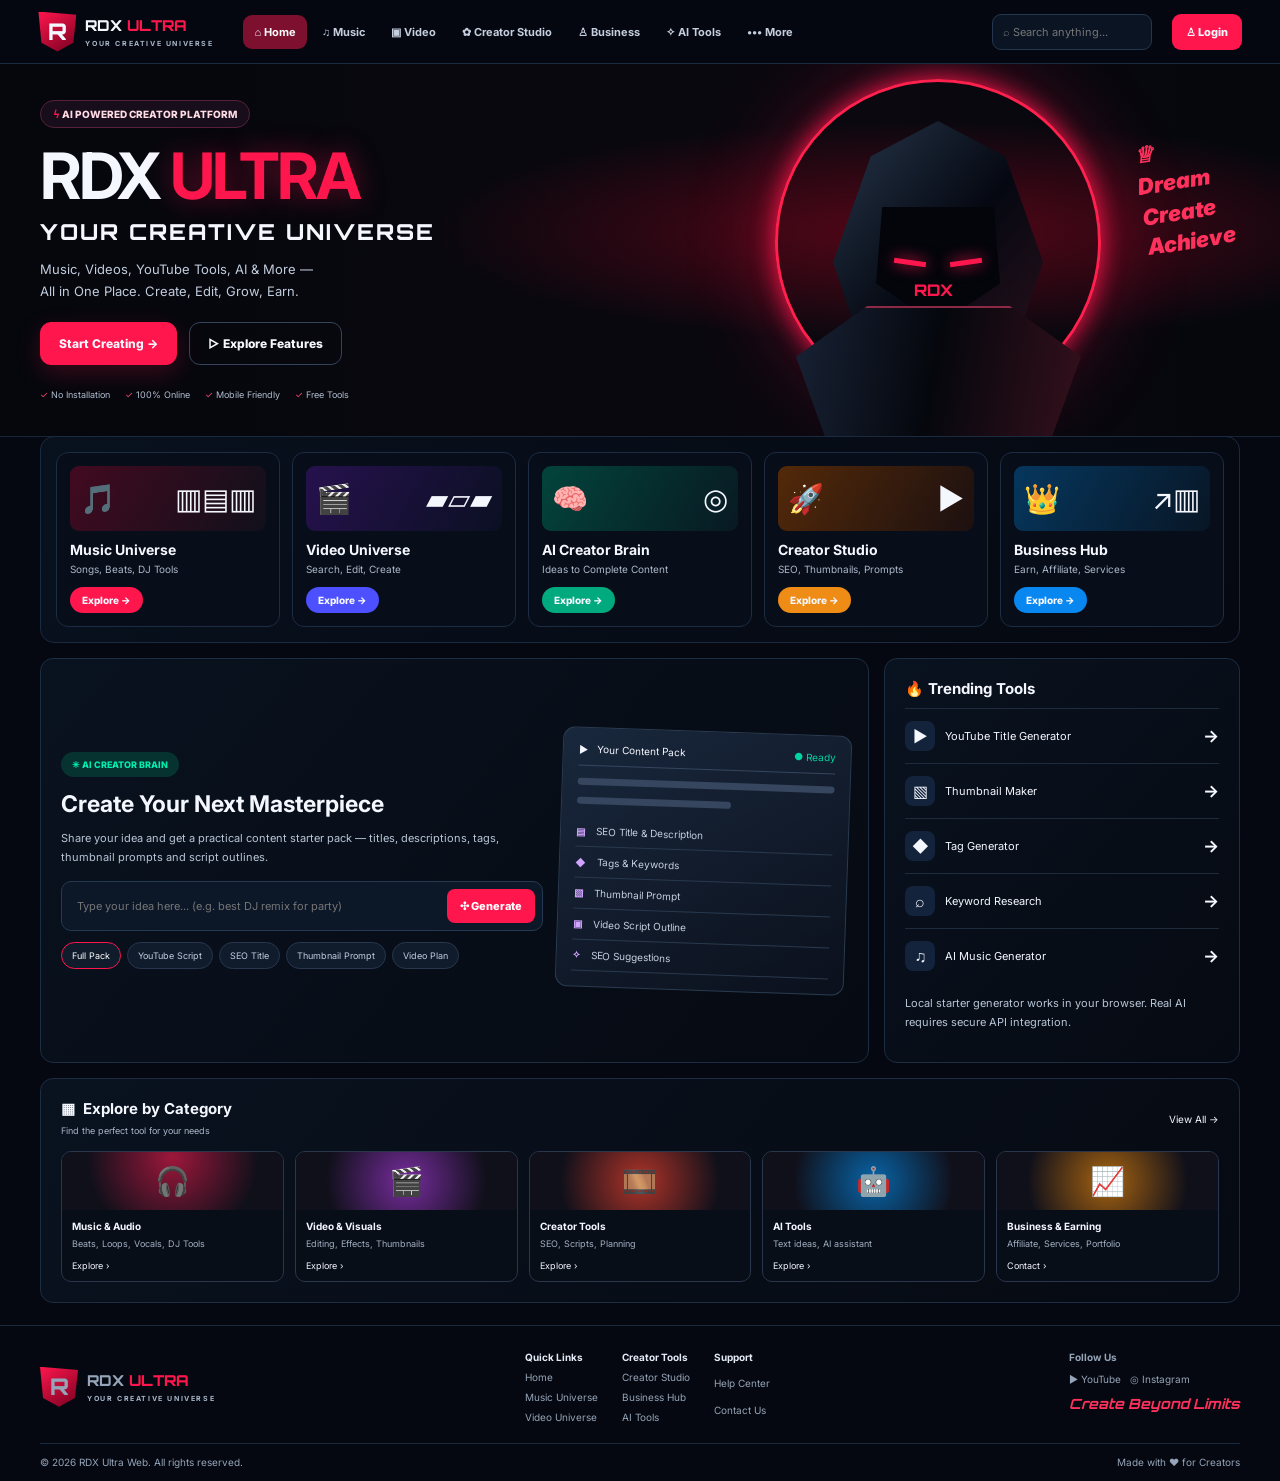
<file: index.html>
<!doctype html><html lang="en"><head><meta charset="utf-8"><meta name="viewport" content="width=device-width,initial-scale=1"><meta name="theme-color" content="#050810"><title>RDX ULTRA — Your Creative Universe</title><meta name="description" content="Music, videos, YouTube tools, AI creator tools and business resources in one place."><link rel="canonical" href="https://rdx-raj.github.io/rdxultraweb/"><style>
@import url('https://fonts.googleapis.com/css2?family=Inter:wght@400;500;600;700;800;900&family=Orbitron:wght@500;700;800&display=swap');:root{--bg:#050810;--panel:#09111f;--line:#1c2c42;--txt:#f5f7ff;--muted:#aab7ca;--red:#ff164d;--blue:#238cff;--green:#00d4a0}*{box-sizing:border-box}html{scroll-behavior:smooth}body{margin:0;background:var(--bg);color:var(--txt);font-family:Inter,Arial,sans-serif}a{color:inherit;text-decoration:none}button,input,textarea{font:inherit}.wrap{width:min(1200px,94%);margin:auto}header{height:64px;display:flex;align-items:center;gap:20px;padding:0 3%;border-bottom:1px solid var(--line);position:sticky;top:0;z-index:10;background:#050810ed;backdrop-filter:blur(16px)}.logo{display:flex;align-items:center;gap:9px;font:800 15px Orbitron;min-width:185px}.shield{display:grid;place-items:center;width:38px;height:40px;background:linear-gradient(145deg,#ff164d,#780020);clip-path:polygon(0 0,100% 8%,92% 78%,50% 100%,8% 78%);font-size:23px}.logo em{font-style:normal;color:var(--red)}.logo small{display:block;font:700 7px Inter;letter-spacing:1.6px;color:#a9b7ca;margin-top:4px}nav{display:flex;gap:4px;flex:1}nav a{padding:10px 11px;border-radius:9px;font-size:11px;font-weight:700;color:#c4cede;white-space:nowrap}nav a:hover,nav a.active{background:#7c102e;color:white}.search{width:160px;background:#0b1423;border:1px solid #25364e;border-radius:9px;padding:10px;color:white;font-size:11px}.headbtn{background:var(--red);padding:11px 14px;border-radius:9px;font-size:11px;font-weight:800}.menu{display:none;background:none;border:0;color:white;font-size:23px}.hero{min-height:360px;position:relative;overflow:hidden;background:radial-gradient(ellipse at 72% 45%,#550617,transparent 38%),linear-gradient(90deg,#05070d,#0b080f 70%,#05070d);border-bottom:1px solid #17253a}.hero:before{content:'';position:absolute;right:14%;top:4%;width:320px;height:320px;border:3px solid #ff204e;border-radius:50%;box-shadow:0 0 25px #ff164d,0 0 90px #ff164d55}.hero-copy{position:relative;z-index:2;padding:36px 0;width:56%}.pill{display:inline-block;border:1px solid #572139;background:#170d1b;padding:7px 12px;border-radius:20px;font-size:10px;font-weight:800;color:#ffdbe4}.pill b{color:var(--red)}h1{font-size:clamp(42px,5vw,67px);line-height:.98;letter-spacing:-3px;margin:17px 0 10px}h1 span{color:var(--red);text-shadow:0 0 28px #ff164d66}.sub{font:800 clamp(14px,1.8vw,22px) Orbitron;letter-spacing:2px}.hero p{font-size:13px;line-height:1.7;color:#c1ccdc}.actions{display:flex;gap:12px;flex-wrap:wrap;margin-top:20px}.btn{padding:13px 18px;border-radius:11px;font-size:12px;font-weight:800;display:inline-flex;gap:15px;border:1px solid #33445b}.btn.red{background:var(--red);border-color:var(--red);box-shadow:0 8px 25px #ff164d35}.checks{display:flex;gap:15px;flex-wrap:wrap;margin-top:24px;color:#b1bdce;font-size:9px}.checks span:before{content:'✓ ';color:#ff4b70}.person{position:absolute;right:15%;bottom:-15px;width:300px;height:330px}.hood{position:absolute;top:0;left:45px;width:210px;height:235px;background:linear-gradient(130deg,#26364b,#050811 55%,#28101c);clip-path:polygon(50% 0,82% 15%,100% 60%,85% 100%,15% 100%,0 60%,18% 15%);filter:drop-shadow(0 0 18px #ff164d55)}.mask{position:absolute;top:86px;left:88px;width:124px;height:118px;background:#03050b;clip-path:polygon(5% 0,95% 0,100% 65%,50% 100%,0 65%);border-bottom:3px solid var(--red)}.eye{position:absolute;top:53px;width:32px;height:5px;background:#ff164d;box-shadow:0 0 15px #ff164d}.eye.l{left:18px;transform:rotate(8deg)}.eye.r{right:18px;transform:rotate(-8deg)}.mask strong{position:absolute;top:73px;left:38px;color:#ff164d;font:800 16px Orbitron}.torso{position:absolute;bottom:0;left:8px;width:285px;height:145px;background:linear-gradient(100deg,#182235,#05070d 48%,#35101c);clip-path:polygon(25% 0,75% 0,100% 35%,88% 100%,12% 100%,0 35%);border-top:2px solid #8e2945}.slogan{position:absolute;right:4%;top:70px;color:#ff315d;font-size:22px;font-style:italic;font-weight:900;transform:rotate(-9deg);line-height:1.4}.portal-wrap{position:relative;margin-top:-1px;padding:15px;background:linear-gradient(120deg,#08111e,#050810);border:1px solid #1a2b41;border-radius:14px}.portals{display:grid;grid-template-columns:repeat(5,1fr);gap:12px}.portal{padding:13px;border:1px solid var(--line);border-radius:12px;background:#080e19;transition:.2s}.portal:hover{transform:translateY(-4px);border-color:#53637c}.art{height:65px;border-radius:9px;display:flex;align-items:center;justify-content:space-between;padding:10px;margin-bottom:10px;font-size:29px;background:linear-gradient(120deg,#420a20,#11101b)}.portal:nth-child(2) .art{background:linear-gradient(120deg,#26114d,#0b1023)}.portal:nth-child(3) .art{background:linear-gradient(120deg,#03443c,#081922)}.portal:nth-child(4) .art{background:linear-gradient(120deg,#532909,#1c1010)}.portal:nth-child(5) .art{background:linear-gradient(120deg,#06375e,#081625)}.portal h3{font-size:14px;margin:0 0 5px}.portal p{font-size:10px;color:var(--muted);margin:0 0 12px}.pillbtn{display:inline-block;border-radius:20px;padding:7px 12px;background:var(--red);font-size:10px;font-weight:800}.portal:nth-child(2) .pillbtn{background:#4c50ff}.portal:nth-child(3) .pillbtn{background:#00aa7e}.portal:nth-child(4) .pillbtn{background:#ee8c15}.portal:nth-child(5) .pillbtn{background:#0787ef}.dashboard{display:grid;grid-template-columns:2.1fr .9fr;gap:15px;margin-top:15px}.panel{background:linear-gradient(130deg,#09121f,#060a12);border:1px solid #1d2d42;border-radius:13px;padding:20px}.brain{display:grid;grid-template-columns:1.25fr .75fr;gap:16px;align-items:center}.tag{display:inline-block;padding:7px 11px;border-radius:20px;background:#06332f;color:#00edb2;font-size:9px;font-weight:800}h2{font-size:23px;margin:13px 0 8px}.desc{font-size:11px;line-height:1.7;color:#b8c5d6}.idea-row{display:flex;gap:8px;padding:7px;background:#0c1728;border:1px solid #263952;border-radius:10px;margin-top:15px}.idea-row input{min-width:0;flex:1;background:transparent;border:0;outline:0;color:white;padding:8px;font-size:11px}.idea-row button,.copy{border:0;border-radius:8px;background:var(--red);color:white;padding:10px 13px;font-size:11px;font-weight:800;cursor:pointer}.types{display:flex;gap:6px;flex-wrap:wrap;margin-top:11px}.types button{border:1px solid #28374d;background:#101b2c;color:#c2cfe0;border-radius:20px;padding:7px 10px;font-size:9px;cursor:pointer}.types button.active{border-color:var(--red);color:white}.output{display:none;margin-top:12px;background:#050a12;border:1px solid #2a3b52;border-radius:9px;padding:13px;white-space:pre-wrap;line-height:1.7;font-size:11px;color:#e2ebf8}.output.show{display:block}.doc{background:linear-gradient(150deg,#19283d,#0b101c);border:1px solid #2a3b51;border-radius:12px;padding:15px;transform:rotate(2deg)}.docline{height:7px;background:#35465e;border-radius:8px;margin:12px 0}.docline.short{width:60%}.docitem{padding:9px 0;border-bottom:1px solid #29394e;font-size:10px;color:#c3cfe0}.docitem b{color:#d1a4ff;margin-right:8px}.trend h3{margin:0 0 10px;font-size:15px}.trendrow{display:flex;align-items:center;gap:10px;border-top:1px solid #1e2b3d;padding:12px 0;font-size:11px}.trendrow span{width:30px;height:30px;display:grid;place-items:center;background:#12233b;border-radius:8px;font-size:16px}.trendrow b{margin-left:auto;font-size:17px}.categories{margin-top:15px}.cathead{display:flex;justify-content:space-between;align-items:center;margin-bottom:13px}.cathead h3{margin:0;font-size:15px}.cathead small{font-size:9px;color:var(--muted)}.catgrid{display:grid;grid-template-columns:repeat(5,1fr);gap:11px}.cat{border:1px solid #29364b;border-radius:10px;overflow:hidden;background:#080e18}.catart{height:58px;display:grid;place-items:center;font-size:28px;background:radial-gradient(circle at 50% 10%,#9c173b,#10101a 70%)}.cat:nth-child(2) .catart{background:radial-gradient(circle,#762c9c,#10101a 70%)}.cat:nth-child(3) .catart{background:radial-gradient(circle,#ae3328,#10101a 70%)}.cat:nth-child(4) .catart{background:radial-gradient(circle,#0864a7,#10101a 70%)}.cat:nth-child(5) .catart{background:radial-gradient(circle,#a76310,#10101a 70%)}.catbody{padding:10px}.cat h4{margin:0 0 5px;font-size:10px}.cat p{margin:0;color:#a2b0c3;font-size:9px;line-height:1.5}.cat a{display:block;margin-top:9px;font-size:9px}.footer{border-top:1px solid #1b293d;margin-top:22px;padding:25px 0 13px;color:#95a4b8;font-size:10px}.footrow{display:flex;justify-content:space-between;gap:25px;flex-wrap:wrap}.footlinks{display:flex;gap:24px;flex-wrap:wrap}.footlinks div{display:grid;gap:8px}.footlinks strong{color:#e4ebf7}.copyright{border-top:1px solid #1b293d;margin-top:20px;padding-top:12px;display:flex;justify-content:space-between}body.light{background:#eef2f8;color:#172033}body.light header{background:#f5f7fcf2}body.light .portal,body.light .panel,body.light .cat{background:#fff;color:#172033}body.light .hero{background:radial-gradient(ellipse at 70% 45%,#ffc6d4,transparent 40%),#f5f7fc}body.light .hero p,body.light .portal p,body.light .desc{color:#526177}body.light .idea-row{background:#f1f5fb}body.light .idea-row input{color:#172033}@media(max-width:1050px){header{gap:10px}.logo{min-width:145px}nav a{padding:9px 6px;font-size:10px}.search{width:120px}.person{right:8%;transform:scale(.85);transform-origin:bottom right}.portals{gap:8px}.portal{padding:10px}}@media(max-width:800px){.menu{display:block}nav{display:none;position:absolute;top:60px;left:3%;right:3%;background:#080e19;border:1px solid #26364c;border-radius:12px;padding:12px;flex-direction:column;align-items:stretch}nav.open{display:flex}nav a{font-size:12px}.search{flex:1;width:auto}.hero-copy{width:66%}.person{right:0;transform:scale(.72)}.slogan{display:none}.portals{grid-template-columns:repeat(3,1fr)}.dashboard{grid-template-columns:1fr}.catgrid{grid-template-columns:repeat(3,1fr)}}@media(max-width:560px){header{height:60px;padding:0 3%;gap:8px}.logo{min-width:0;font-size:12px}.shield{width:33px;height:35px}.search{display:none}.headbtn{padding:10px}.hero{min-height:550px}.hero-copy{width:100%;padding-top:32px}.hero h1{font-size:48px}.person{right:5%;bottom:-8px;transform:scale(.67);transform-origin:bottom right}.hero:before{width:255px;height:255px;right:0;top:auto;bottom:6px}.checks{gap:10px}.portal-wrap{padding:9px}.portals{grid-template-columns:repeat(2,minmax(0,1fr));gap:8px}.portal .art{height:55px}.portal h3{font-size:12px}.portal p{font-size:9px;min-height:25px}.pillbtn{font-size:9px}.panel{padding:14px}.brain{grid-template-columns:1fr}.doc{display:none}.idea-row{flex-direction:column}.idea-row button{padding:12px}.catgrid{grid-template-columns:repeat(2,1fr)}.footrow{display:grid}.footlinks{gap:17px}.copyright{font-size:9px}}@media(max-width:360px){.portals{grid-template-columns:1fr}.hero h1{font-size:42px}}
</style></head><body><header><a class="logo" href="#home"><span class="shield">R</span><span>RDX <em>ULTRA</em><small>YOUR CREATIVE UNIVERSE</small></span></a><button class="menu" id="menu" aria-label="Open menu">☰</button><nav id="nav"><a class="active" href="#home">⌂ Home</a><a href="music-universe.html">♫ Music</a><a href="video-universe.html">▣ Video</a><a href="creator-studio.html">✿ Creator Studio</a><a href="#business">♙ Business</a><a href="#brain">✧ AI Tools</a><a href="#categories">••• More</a></nav><input id="search" class="search" placeholder="⌕ Search anything..." aria-label="Search features"><button class="menu" id="theme" aria-label="Toggle theme">☾</button><a class="headbtn" href="#brain">♙ Login</a></header>
<section class="hero" id="home"><div class="wrap"><div class="hero-copy"><div class="pill"><b>ϟ</b> AI POWERED CREATOR PLATFORM</div><h1>RDX <span>ULTRA</span></h1><div class="sub">YOUR CREATIVE UNIVERSE</div><p>Music, Videos, YouTube Tools, AI &amp; More —<br>All in One Place. Create, Edit, Grow, Earn.</p><div class="actions"><a class="btn red" href="#brain">Start Creating →</a><a class="btn" href="#portals">▷ Explore Features</a></div><div class="checks"><span>No Installation</span><span>100% Online</span><span>Mobile Friendly</span><span>Free Tools</span></div></div></div><div class="person" aria-label="Stylized RDX hooded creator artwork"><div class="hood"></div><div class="mask"><i class="eye l"></i><i class="eye r"></i><strong>RDX</strong></div><div class="torso"></div></div><div class="slogan">♕<br>Dream<br>Create<br>Achieve</div></section>
<section class="wrap portal-wrap" id="portals"><div class="portals"><a class="portal" href="music-universe.html"><div class="art">🎵 <span>▥▤▥</span></div><h3>Music Universe</h3><p>Songs, Beats, DJ Tools</p><span class="pillbtn">Explore →</span></a><a class="portal" href="video-universe.html"><div class="art">🎬 <span>▰▱▰</span></div><h3>Video Universe</h3><p>Search, Edit, Create</p><span class="pillbtn">Explore →</span></a><a class="portal" href="#brain"><div class="art">🧠 <span>◎</span></div><h3>AI Creator Brain</h3><p>Ideas to Complete Content</p><span class="pillbtn">Explore →</span></a><a class="portal" href="creator-studio.html"><div class="art">🚀 <span>▶</span></div><h3>Creator Studio</h3><p>SEO, Thumbnails, Prompts</p><span class="pillbtn">Explore →</span></a><a class="portal" href="#business"><div class="art">👑 <span>↗▥</span></div><h3>Business Hub</h3><p>Earn, Affiliate, Services</p><span class="pillbtn">Explore →</span></a></div></section>
<section class="wrap dashboard" id="brain"><div class="panel brain"><div><span class="tag">✳ AI CREATOR BRAIN</span><h2>Create Your Next Masterpiece</h2><p class="desc">Share your idea and get a practical content starter pack — titles, descriptions, tags, thumbnail prompts and script outlines.</p><form id="ideaform"><div class="idea-row"><input id="idea" required placeholder="Type your idea here... (e.g. best DJ remix for party)"><button type="submit">✣ Generate</button></div><div class="types"><button type="button" class="active" data-kind="Full Pack">Full Pack</button><button type="button" data-kind="YouTube Script">YouTube Script</button><button type="button" data-kind="SEO Title">SEO Title</button><button type="button" data-kind="Thumbnail Prompt">Thumbnail Prompt</button><button type="button" data-kind="Video Plan">Video Plan</button></div></form><div id="output" class="output" aria-live="polite"></div><button id="copy" class="copy" hidden>Copy result</button></div><div class="doc"><div style="font-size:10px;border-bottom:1px solid #35465e;padding-bottom:10px">▶ &nbsp; Your Content Pack <span style="float:right;color:#00d4a0">● Ready</span></div><div class="docline"></div><div class="docline short"></div><div class="docitem"><b>▤</b> SEO Title &amp; Description</div><div class="docitem"><b>◆</b> Tags &amp; Keywords</div><div class="docitem"><b>▧</b> Thumbnail Prompt</div><div class="docitem"><b>▣</b> Video Script Outline</div><div class="docitem"><b>✧</b> SEO Suggestions</div></div></div><aside class="panel trend"><h3>🔥 Trending Tools</h3><div class="trendrow"><span>▶</span>YouTube Title Generator<b>→</b></div><div class="trendrow"><span>▧</span>Thumbnail Maker<b>→</b></div><div class="trendrow"><span>◆</span>Tag Generator<b>→</b></div><div class="trendrow"><span>⌕</span>Keyword Research<b>→</b></div><div class="trendrow"><span>♫</span>AI Music Generator<b>→</b></div><p class="desc">Local starter generator works in your browser. Real AI requires secure API integration.</p></aside></section>
<section class="wrap panel categories" id="categories"><div class="cathead"><div><h3>▦ &nbsp;Explore by Category</h3><small>Find the perfect tool for your needs</small></div><a href="#portals" style="font-size:10px">View All →</a></div><div class="catgrid"><div class="cat"><div class="catart">🎧</div><div class="catbody"><h4>Music &amp; Audio</h4><p>Beats, Loops, Vocals, DJ Tools</p><a href="music-universe.html">Explore ›</a></div></div><div class="cat"><div class="catart">🎬</div><div class="catbody"><h4>Video &amp; Visuals</h4><p>Editing, Effects, Thumbnails</p><a href="video-universe.html">Explore ›</a></div></div><div class="cat"><div class="catart">🎞️</div><div class="catbody"><h4>Creator Tools</h4><p>SEO, Scripts, Planning</p><a href="creator-studio.html">Explore ›</a></div></div><div class="cat"><div class="catart">🤖</div><div class="catbody"><h4>AI Tools</h4><p>Text ideas, AI assistant</p><a href="#brain">Explore ›</a></div></div><div class="cat" id="business"><div class="catart">📈</div><div class="catbody"><h4>Business &amp; Earning</h4><p>Affiliate, Services, Portfolio</p><a href="mailto:contact@rdxultraweb.com">Contact ›</a></div></div></div></section>
<footer class="footer"><div class="wrap"><div class="footrow"><a class="logo" href="#home"><span class="shield">R</span><span>RDX <em>ULTRA</em><small>YOUR CREATIVE UNIVERSE</small></span></a><div class="footlinks"><div><strong>Quick Links</strong><a href="#home">Home</a><a href="music-universe.html">Music Universe</a><a href="video-universe.html">Video Universe</a></div><div><strong>Creator Tools</strong><a href="creator-studio.html">Creator Studio</a><a href="#business">Business Hub</a><a href="#brain">AI Tools</a></div><div><strong>Support</strong><a href="#brain">Help Center</a><a href="mailto:contact@rdxultraweb.com">Contact Us</a></div></div><div><strong>Follow Us</strong><p><a href="https://www.youtube.com/" target="_blank" rel="noopener">▶ YouTube</a> &nbsp; <a href="https://www.instagram.com/rdx_raaaj/" target="_blank" rel="noopener">◎ Instagram</a></p><b style="color:#ff315d;font:italic 700 14px Orbitron">Create Beyond Limits</b></div></div><div class="copyright"><span>© 2026 RDX Ultra Web. All rights reserved.</span><span>Made with ♥ for Creators</span></div></div></footer>
<script>
const $=id=>document.getElementById(id),nav=$('nav');$('menu').addEventListener('click',()=>nav.classList.toggle('open'));nav.querySelectorAll('a').forEach(a=>a.addEventListener('click',()=>nav.classList.remove('open')));$('theme').addEventListener('click',()=>{document.body.classList.toggle('light');$('theme').textContent=document.body.classList.contains('light')?'☀':'☾'});
let kind='Full Pack';document.querySelectorAll('[data-kind]').forEach(b=>b.addEventListener('click',()=>{kind=b.dataset.kind;document.querySelectorAll('[data-kind]').forEach(x=>x.classList.toggle('active',x===b))}));$('ideaform').addEventListener('submit',e=>{e.preventDefault();let topic=$('idea').value.trim().replace(/[<>]/g,'');if(!topic)return;let titles=[topic+' | The Ultimate Guide','How to Make '+topic+' (Step-by-Step)','Top Tips for '+topic+' You Need to Know'];let tags=topic.toLowerCase().split(/\s+/).filter(Boolean).slice(0,6).map(x=>'#'+x.replace(/[^a-z0-9]/g,'')).join(' ');let s='CONTENT STARTER PACK\nTOPIC: '+topic+'\n\n';if(kind==='Full Pack'||kind==='SEO Title')s+='SEO TITLE OPTIONS\n1. '+titles[0]+'\n2. '+titles[1]+'\n3. '+titles[2]+'\n\nDESCRIPTION STARTER\nIn this video, we explore '+topic+'. Watch till the end for practical tips and key takeaways. Share your thoughts in the comments.\n\nTAGS\n'+tags+' #youtube #creator\n\n';if(kind==='Full Pack'||kind==='YouTube Script')s+='SCRIPT OUTLINE\n• HOOK: Show a surprising result or ask a strong question.\n• INTRO: Explain what viewers will learn about '+topic+'.\n• MAIN: Share 3 useful points with clear examples.\n• END: Summarize and invite viewers to comment.\n\n';if(kind==='Full Pack'||kind==='Thumbnail Prompt')s+='THUMBNAIL PROMPT\nCreate a high-contrast YouTube thumbnail about “'+topic+'”, bold readable 3–5 word headline, dramatic lighting, strong subject on one side, clean composition, vivid red/blue accents, 16:9, no watermark.\n\n';if(kind==='Full Pack'||kind==='Video Plan')s+='VIDEO PLAN\n1. Open with a compelling 3-second hook.\n2. Show the key idea visually.\n3. Break the topic into 3 short scenes.\n4. Add captions and clean audio.\n5. End with a clear payoff and call to action.\n\n';s+='NEXT STEP\nChoose the strongest title, verify keywords for your audience, and customize this draft before publishing.\n\nNote: This is a template-based local generator, not a live AI model.';$('output').textContent=s;$('output').classList.add('show');$('copy').hidden=false});$('copy').addEventListener('click',async()=>{try{await navigator.clipboard.writeText($('output').textContent);$('copy').textContent='Copied ✓'}catch{$('copy').textContent='Select output and copy'}});$('search').addEventListener('keydown',e=>{if(e.key==='Enter'){let q=e.target.value.toLowerCase();let el=[...document.querySelectorAll('.portal,.cat,.trendrow')].find(x=>x.textContent.toLowerCase().includes(q));if(el)el.scrollIntoView({behavior:'smooth',block:'center'});else alert('No match. Try Music, Video, SEO, Thumbnail or Business.')}});
</script></body></html>
</file>
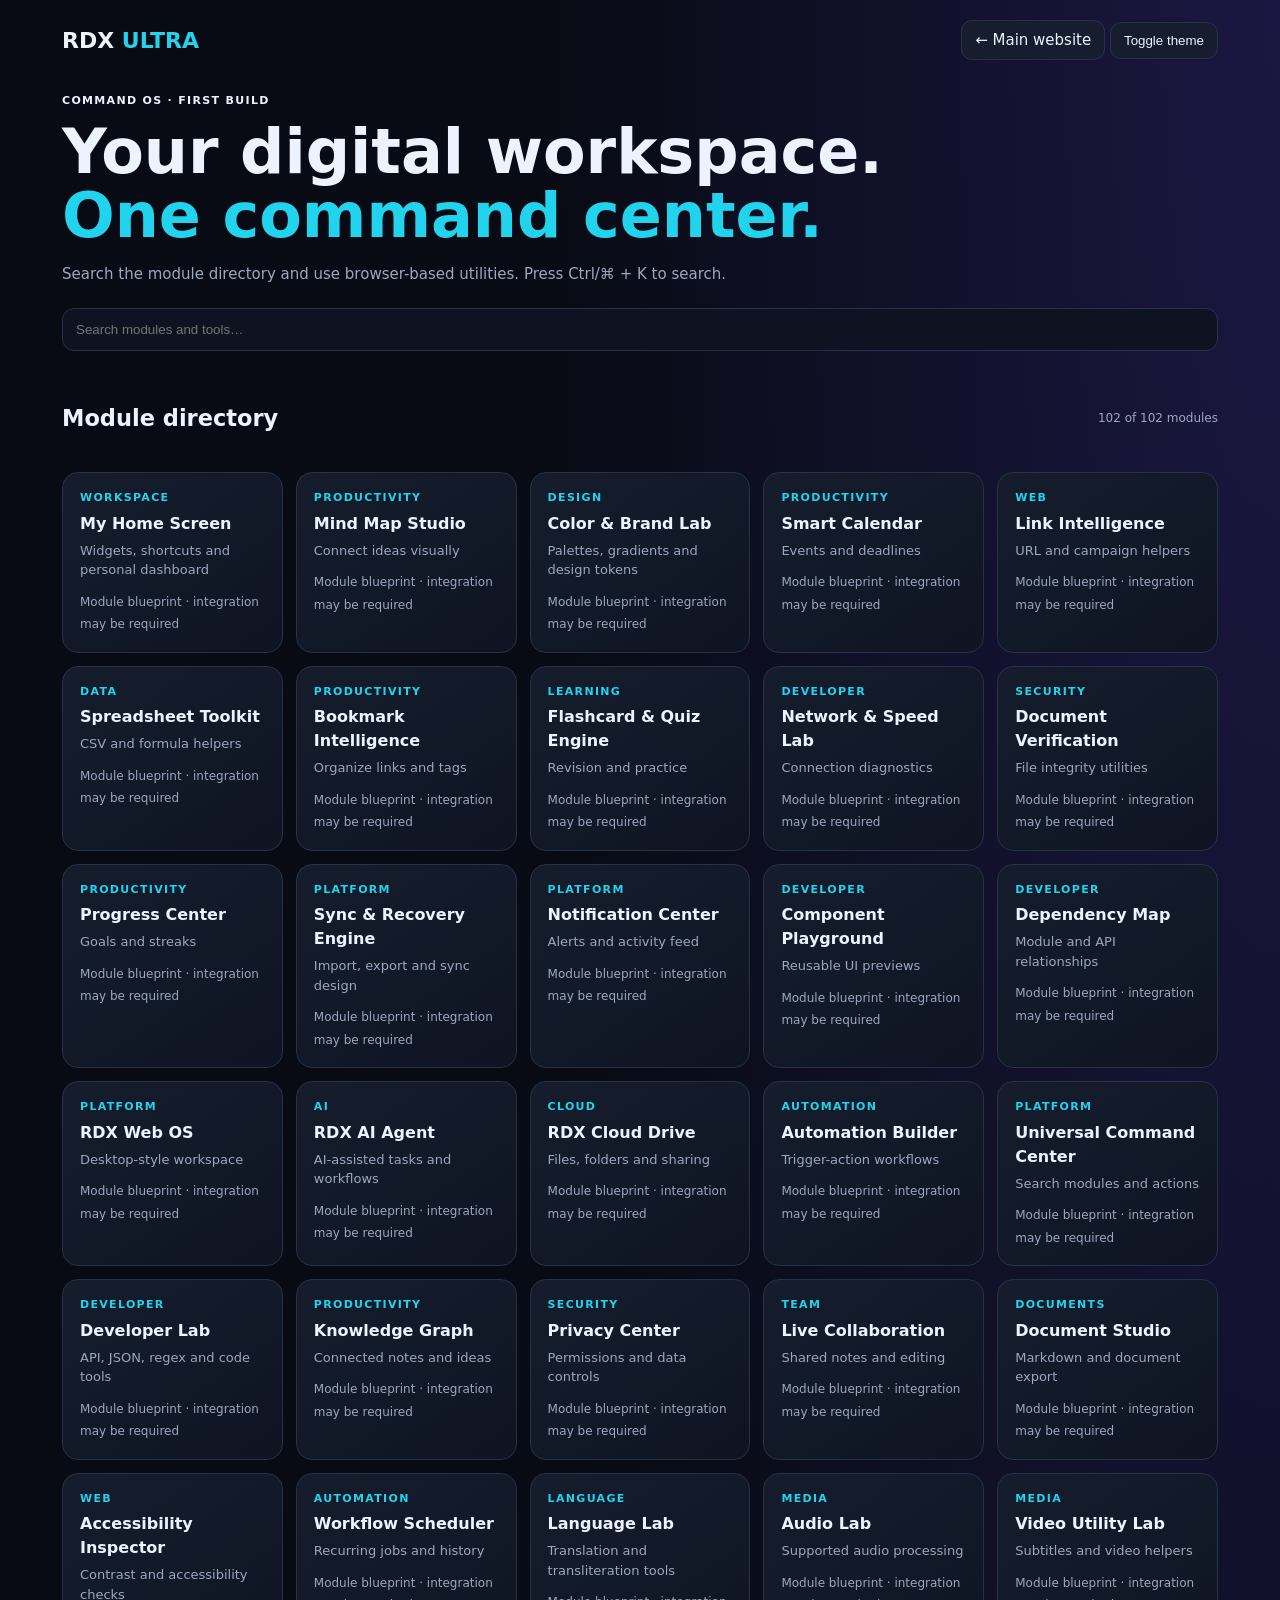
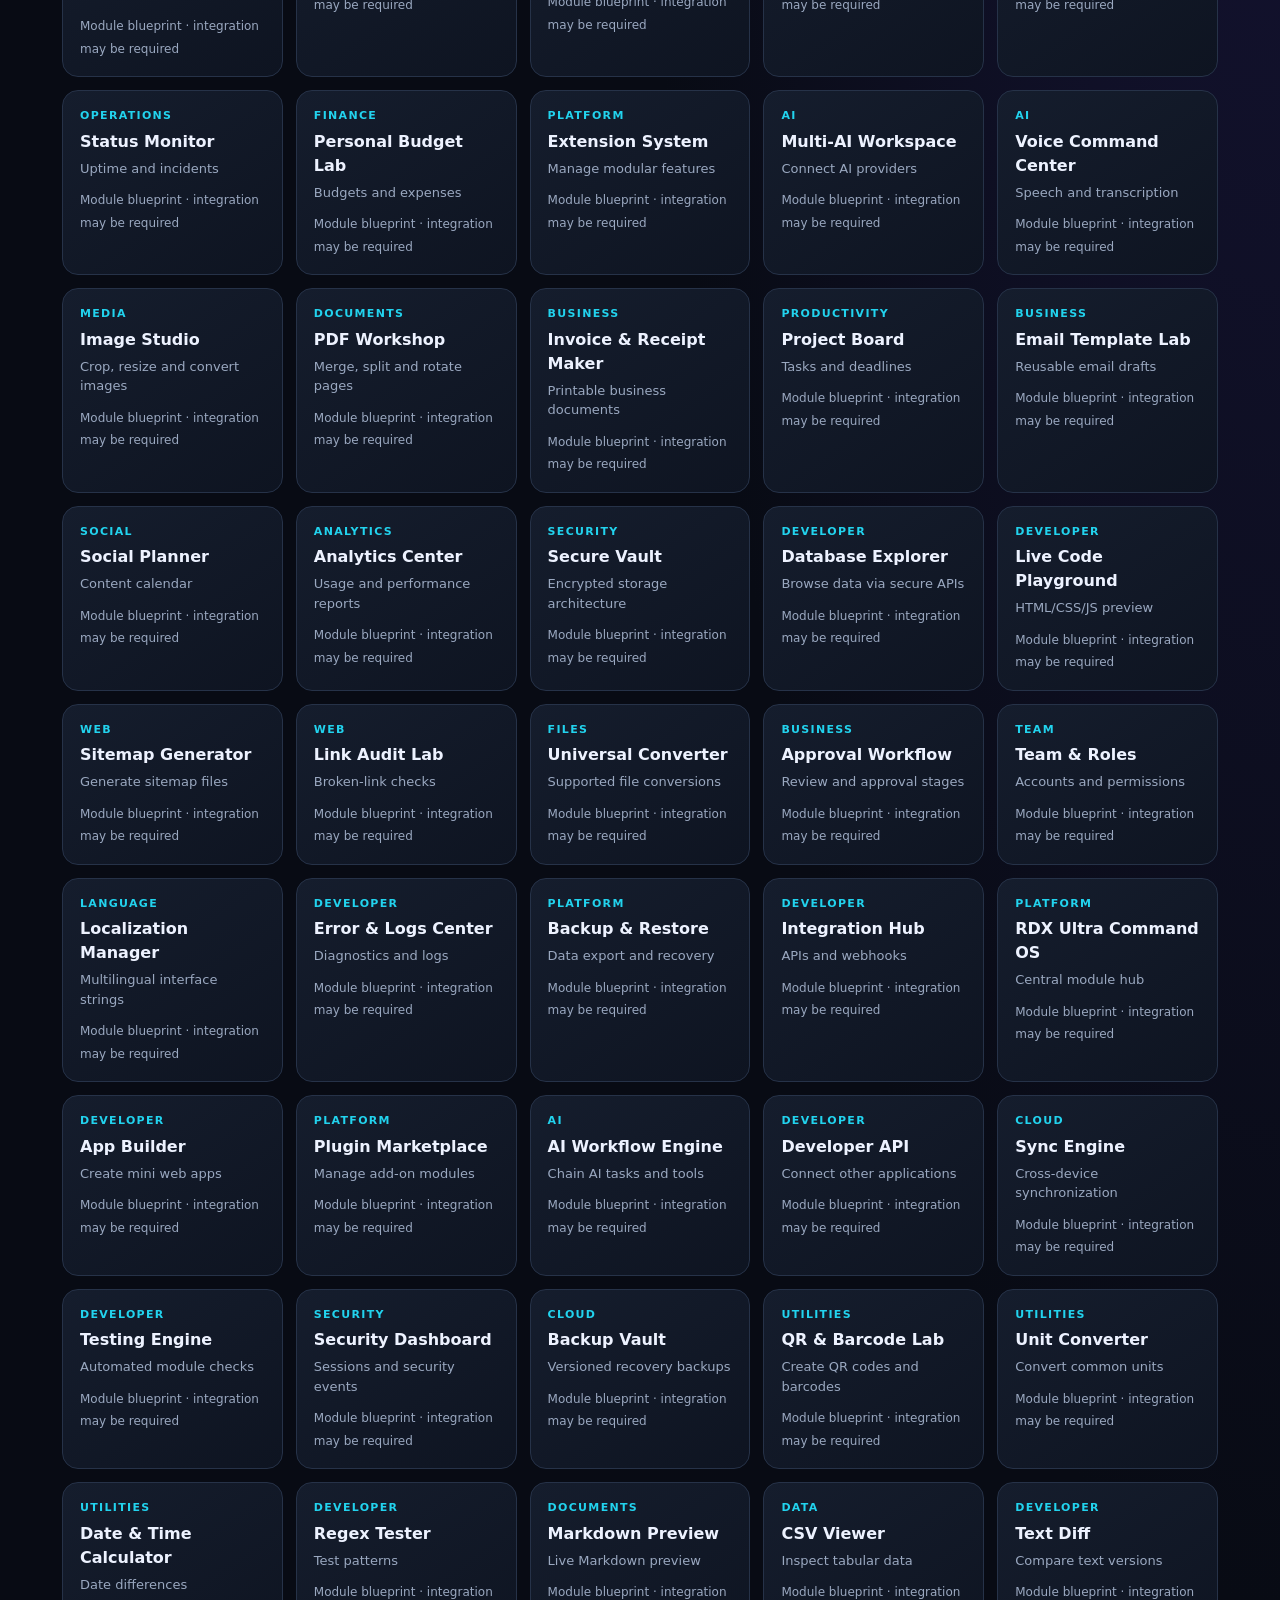
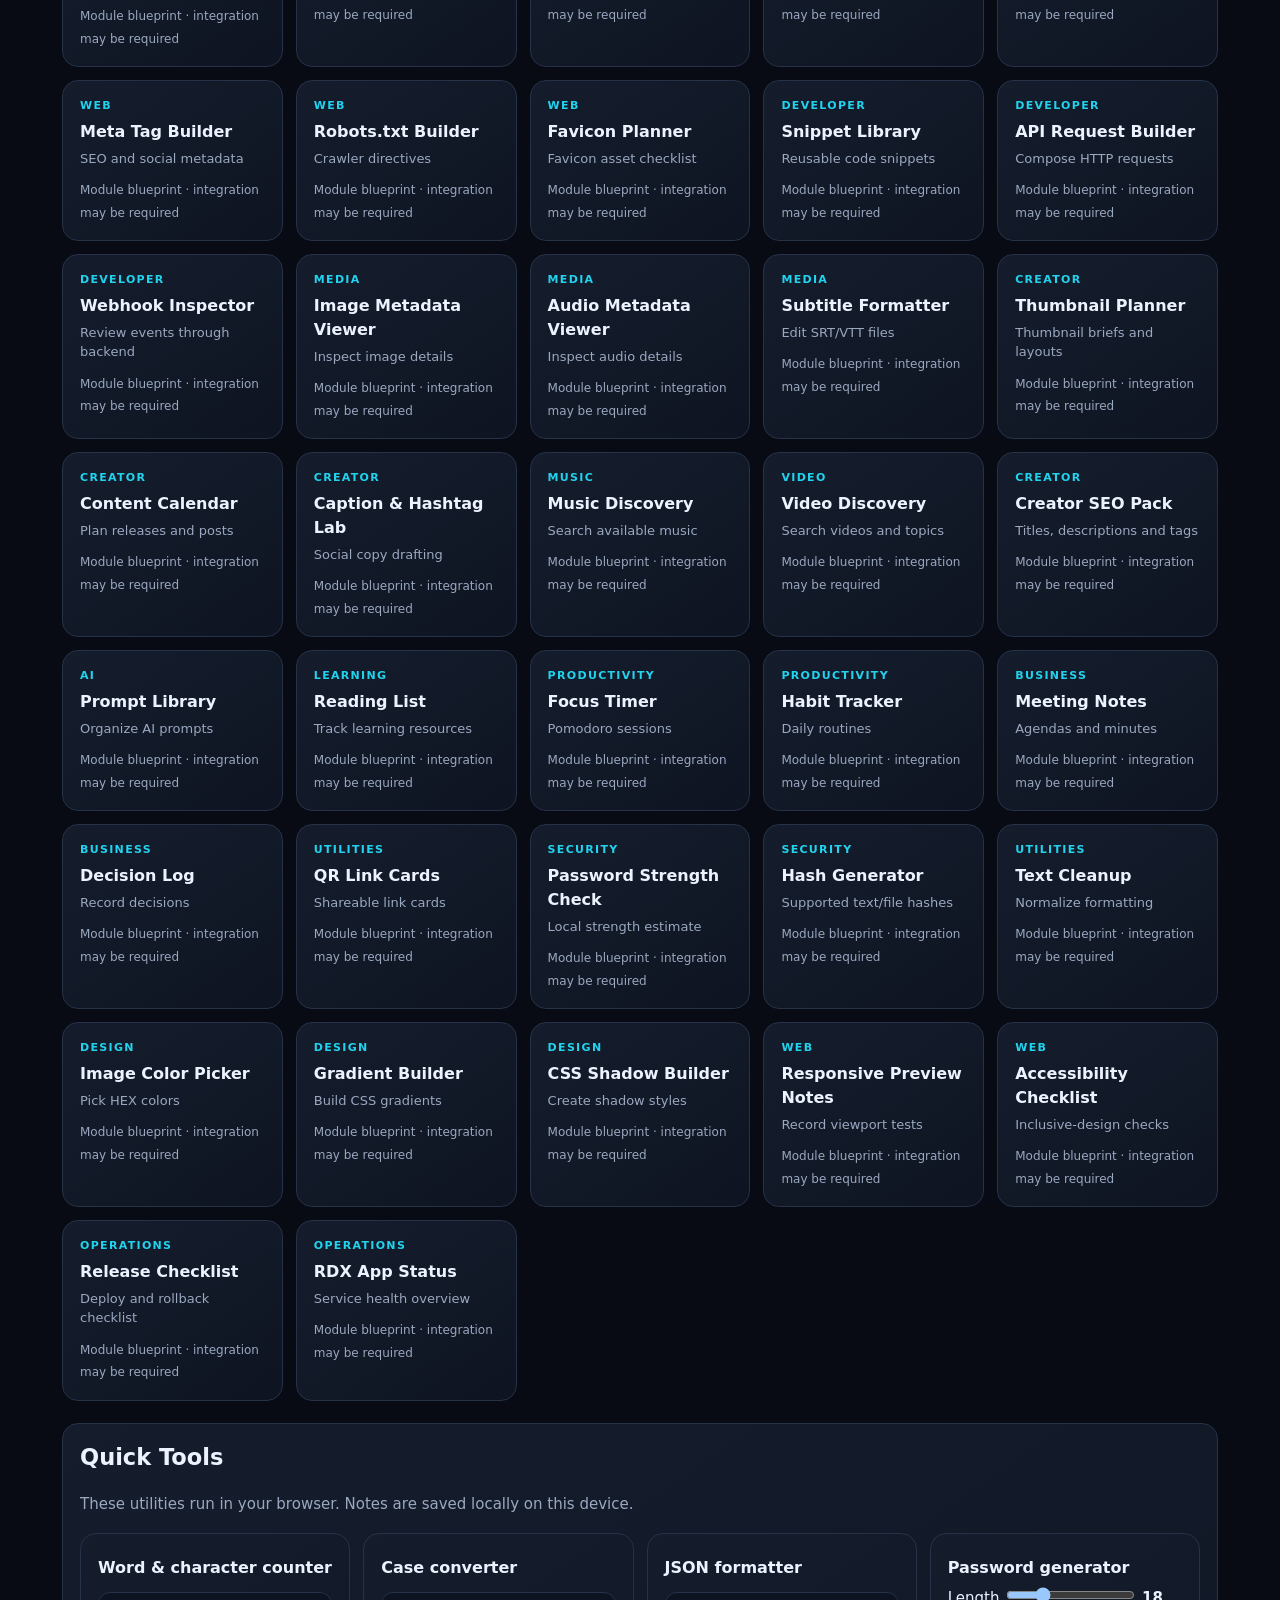
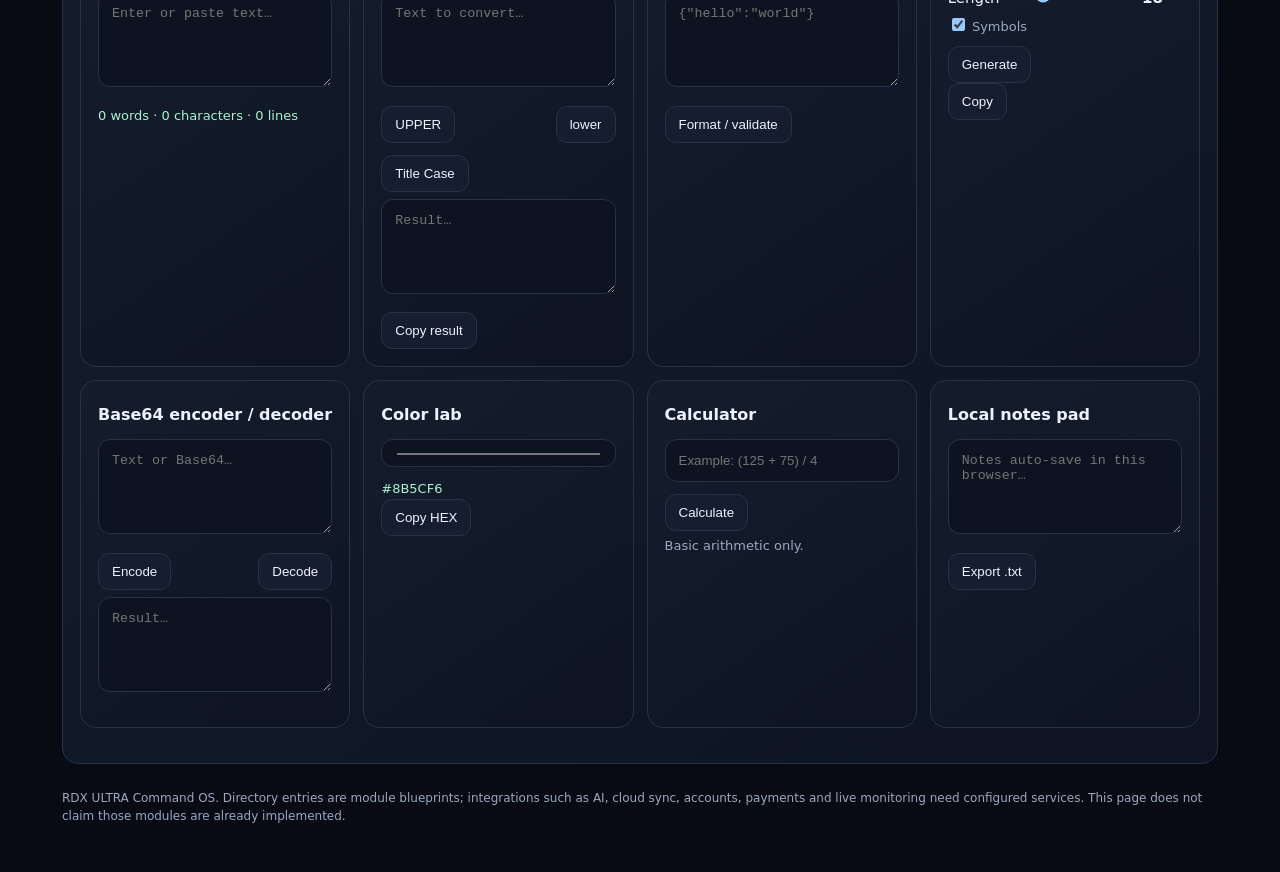
<file: command-os.html>
<!doctype html>
<html lang="en"><head><meta charset="utf-8"><meta name="viewport" content="width=device-width,initial-scale=1"><meta name="theme-color" content="#080b14"><title>RDX ULTRA — Command OS</title><style>
:root{color-scheme:dark;--bg:#080b14;--text:#edf2ff;--muted:#9aa8c0;--line:#263248;--cyan:#22d3ee}*{box-sizing:border-box}body{margin:0;background:radial-gradient(ellipse at top right,#1b1742 0,transparent 40%),var(--bg);color:var(--text);font:15px/1.5 system-ui,Arial,sans-serif}.wrap{max-width:1200px;margin:auto;padding:22px}a{color:inherit;text-decoration:none}.top,.row{display:flex;align-items:center;justify-content:space-between;gap:12px;flex-wrap:wrap}.brand{font-weight:900;font-size:22px}.brand span,.tag{color:var(--cyan)}.btn{border:1px solid var(--line);background:#151d2e;color:var(--text);border-radius:11px;padding:10px 13px;cursor:pointer}.hero{padding:34px 0 20px}.eyebrow,.tag{font-size:11px;font-weight:800;letter-spacing:.12em;text-transform:uppercase}h1{font-size:clamp(34px,6vw,62px);line-height:1.04;margin:10px 0}p,.muted{color:var(--muted)}.search,.field{width:100%;padding:13px;border:1px solid var(--line);border-radius:12px;background:#0d1321;color:var(--text);margin:7px 0 12px}.grid,.tools{display:grid;grid-template-columns:repeat(auto-fit,minmax(220px,1fr));gap:13px;margin:18px 0}.card,.panel{background:linear-gradient(145deg,#151d2d,#0e1421);border:1px solid var(--line);border-radius:16px;padding:17px}.card h3{margin:5px 0;font-size:16px}.card p{font-size:13px;margin:5px 0 10px}.panel{margin-top:22px}.panel h2{margin-top:0}.result{white-space:pre-wrap;overflow-wrap:anywhere;color:#a7f3d0;font-size:13px}textarea.field{min-height:95px;resize:vertical}.small{font-size:12px;color:var(--muted)}footer{padding:25px 0;color:var(--muted);font-size:12px}
</style></head><body><main class="wrap"><header class="top"><a class="brand" href="./">RDX <span>ULTRA</span></a><div><a class="btn" href="./">← Main website</a> <button class="btn" id="theme">Toggle theme</button></div></header><section class="hero"><div class="eyebrow">Command OS · First build</div><h1>Your digital workspace.<br><span style="color:var(--cyan)">One command center.</span></h1><p>Search the module directory and use browser-based utilities. Press Ctrl/⌘ + K to search.</p><input class="search" id="search" placeholder="Search modules and tools…" autocomplete="off"></section><div class="top"><h2>Module directory</h2><span class="small" id="count"></span></div><div class="grid" id="modules"></div>
<section class="panel"><h2>Quick Tools</h2><p>These utilities run in your browser. Notes are saved locally on this device.</p><div class="tools">
<div class="card"><h3>Word & character counter</h3><textarea id="wc" class="field" placeholder="Enter or paste text…"></textarea><div id="wcresult" class="result">0 words · 0 characters · 0 lines</div></div>
<div class="card"><h3>Case converter</h3><textarea id="casein" class="field" placeholder="Text to convert…"></textarea><div class="row"><button class="btn" data-case="upper">UPPER</button><button class="btn" data-case="lower">lower</button><button class="btn" data-case="title">Title Case</button></div><textarea id="caseout" class="field" readonly placeholder="Result…"></textarea><button class="btn" id="copycase">Copy result</button></div>
<div class="card"><h3>JSON formatter</h3><textarea id="jsonin" class="field" placeholder='{"hello":"world"}'></textarea><button class="btn" id="formatjson">Format / validate</button><div id="jsonout" class="result"></div></div>
<div class="card"><h3>Password generator</h3><label>Length <input id="plen" type="range" min="8" max="48" value="18"></label> <b id="plenval">18</b><p><label><input id="psym" type="checkbox" checked> Symbols</label></p><button class="btn" id="genpass">Generate</button><div id="passout" class="result"></div><button class="btn" id="copypass">Copy</button></div>
<div class="card"><h3>Base64 encoder / decoder</h3><textarea id="b64in" class="field" placeholder="Text or Base64…"></textarea><div class="row"><button class="btn" id="encode">Encode</button><button class="btn" id="decode">Decode</button></div><textarea id="b64out" class="field" readonly placeholder="Result…"></textarea></div>
<div class="card"><h3>Color lab</h3><input id="color" type="color" value="#8b5cf6" class="field"><div id="colorout" class="result">#8B5CF6</div><button class="btn" id="copycolor">Copy HEX</button></div>
<div class="card"><h3>Calculator</h3><input id="calc" class="field" placeholder="Example: (125 + 75) / 4"><button class="btn" id="calculate">Calculate</button><div id="calcresult" class="result"></div><p class="small">Basic arithmetic only.</p></div>
<div class="card"><h3>Local notes pad</h3><textarea id="notes" class="field" placeholder="Notes auto-save in this browser…"></textarea><button class="btn" id="exportnotes">Export .txt</button></div>
</div></section><footer>RDX ULTRA Command OS. Directory entries are module blueprints; integrations such as AI, cloud sync, accounts, payments and live monitoring need configured services. This page does not claim those modules are already implemented.</footer></main>
<script>
const names=[
["My Home Screen","Widgets, shortcuts and personal dashboard","Workspace"],["Mind Map Studio","Connect ideas visually","Productivity"],["Color & Brand Lab","Palettes, gradients and design tokens","Design"],["Smart Calendar","Events and deadlines","Productivity"],["Link Intelligence","URL and campaign helpers","Web"],["Spreadsheet Toolkit","CSV and formula helpers","Data"],["Bookmark Intelligence","Organize links and tags","Productivity"],["Flashcard & Quiz Engine","Revision and practice","Learning"],["Network & Speed Lab","Connection diagnostics","Developer"],["Document Verification","File integrity utilities","Security"],["Progress Center","Goals and streaks","Productivity"],["Sync & Recovery Engine","Import, export and sync design","Platform"],["Notification Center","Alerts and activity feed","Platform"],["Component Playground","Reusable UI previews","Developer"],["Dependency Map","Module and API relationships","Developer"],["RDX Web OS","Desktop-style workspace","Platform"],["RDX AI Agent","AI-assisted tasks and workflows","AI"],["RDX Cloud Drive","Files, folders and sharing","Cloud"],["Automation Builder","Trigger-action workflows","Automation"],["Universal Command Center","Search modules and actions","Platform"],["Developer Lab","API, JSON, regex and code tools","Developer"],["Knowledge Graph","Connected notes and ideas","Productivity"],["Privacy Center","Permissions and data controls","Security"],["Live Collaboration","Shared notes and editing","Team"],["Document Studio","Markdown and document export","Documents"],["Accessibility Inspector","Contrast and accessibility checks","Web"],["Workflow Scheduler","Recurring jobs and history","Automation"],["Language Lab","Translation and transliteration tools","Language"],["Audio Lab","Supported audio processing","Media"],["Video Utility Lab","Subtitles and video helpers","Media"],["Status Monitor","Uptime and incidents","Operations"],["Personal Budget Lab","Budgets and expenses","Finance"],["Extension System","Manage modular features","Platform"],["Multi-AI Workspace","Connect AI providers","AI"],["Voice Command Center","Speech and transcription","AI"],["Image Studio","Crop, resize and convert images","Media"],["PDF Workshop","Merge, split and rotate pages","Documents"],["Invoice & Receipt Maker","Printable business documents","Business"],["Project Board","Tasks and deadlines","Productivity"],["Email Template Lab","Reusable email drafts","Business"],["Social Planner","Content calendar","Social"],["Analytics Center","Usage and performance reports","Analytics"],["Secure Vault","Encrypted storage architecture","Security"],["Database Explorer","Browse data via secure APIs","Developer"],["Live Code Playground","HTML/CSS/JS preview","Developer"],["Sitemap Generator","Generate sitemap files","Web"],["Link Audit Lab","Broken-link checks","Web"],["Universal Converter","Supported file conversions","Files"],["Approval Workflow","Review and approval stages","Business"],["Team & Roles","Accounts and permissions","Team"],["Localization Manager","Multilingual interface strings","Language"],["Error & Logs Center","Diagnostics and logs","Developer"],["Backup & Restore","Data export and recovery","Platform"],["Integration Hub","APIs and webhooks","Developer"],["RDX Ultra Command OS","Central module hub","Platform"],["App Builder","Create mini web apps","Developer"],["Plugin Marketplace","Manage add-on modules","Platform"],["AI Workflow Engine","Chain AI tasks and tools","AI"],["Developer API","Connect other applications","Developer"],["Sync Engine","Cross-device synchronization","Cloud"],["Testing Engine","Automated module checks","Developer"],["Security Dashboard","Sessions and security events","Security"],["Backup Vault","Versioned recovery backups","Cloud"],["QR & Barcode Lab","Create QR codes and barcodes","Utilities"],["Unit Converter","Convert common units","Utilities"],["Date & Time Calculator","Date differences","Utilities"],["Regex Tester","Test patterns","Developer"],["Markdown Preview","Live Markdown preview","Documents"],["CSV Viewer","Inspect tabular data","Data"],["Text Diff","Compare text versions","Developer"],["Meta Tag Builder","SEO and social metadata","Web"],["Robots.txt Builder","Crawler directives","Web"],["Favicon Planner","Favicon asset checklist","Web"],["Snippet Library","Reusable code snippets","Developer"],["API Request Builder","Compose HTTP requests","Developer"],["Webhook Inspector","Review events through backend","Developer"],["Image Metadata Viewer","Inspect image details","Media"],["Audio Metadata Viewer","Inspect audio details","Media"],["Subtitle Formatter","Edit SRT/VTT files","Media"],["Thumbnail Planner","Thumbnail briefs and layouts","Creator"],["Content Calendar","Plan releases and posts","Creator"],["Caption & Hashtag Lab","Social copy drafting","Creator"],["Music Discovery","Search available music","Music"],["Video Discovery","Search videos and topics","Video"],["Creator SEO Pack","Titles, descriptions and tags","Creator"],["Prompt Library","Organize AI prompts","AI"],["Reading List","Track learning resources","Learning"],["Focus Timer","Pomodoro sessions","Productivity"],["Habit Tracker","Daily routines","Productivity"],["Meeting Notes","Agendas and minutes","Business"],["Decision Log","Record decisions","Business"],["QR Link Cards","Shareable link cards","Utilities"],["Password Strength Check","Local strength estimate","Security"],["Hash Generator","Supported text/file hashes","Security"],["Text Cleanup","Normalize formatting","Utilities"],["Image Color Picker","Pick HEX colors","Design"],["Gradient Builder","Build CSS gradients","Design"],["CSS Shadow Builder","Create shadow styles","Design"],["Responsive Preview Notes","Record viewport tests","Web"],["Accessibility Checklist","Inclusive-design checks","Web"],["Release Checklist","Deploy and rollback checklist","Operations"],["RDX App Status","Service health overview","Operations"]];
const list=document.querySelector('#modules'),search=document.querySelector('#search');function render(){let q=search.value.toLowerCase().trim(),a=names.filter(x=>x.join(' ').toLowerCase().includes(q));list.innerHTML=a.map(x=>'<article class="card"><div class="tag">'+x[2]+'</div><h3>'+x[0]+'</h3><p>'+x[1]+'</p><span class="small">Module blueprint · integration may be required</span></article>').join('');document.querySelector('#count').textContent=a.length+' of '+names.length+' modules'}search.oninput=render;render();document.addEventListener('keydown',e=>{if((e.ctrlKey||e.metaKey)&&e.key.toLowerCase()==='k'){e.preventDefault();search.focus()}if(e.key==='Escape'){search.value='';render()}});
document.querySelector('#wc').oninput=e=>{let s=e.target.value;document.querySelector('#wcresult').textContent=(s.trim()?s.trim().split(/\s+/).length:0)+' words · '+s.length+' characters · '+(s?s.split(/\n/).length:0)+' lines'};
document.querySelectorAll('[data-case]').forEach(b=>b.onclick=()=>{let s=document.querySelector('#casein').value,m=b.dataset.case;document.querySelector('#caseout').value=m==='upper'?s.toUpperCase():m==='lower'?s.toLowerCase():s.toLowerCase().replace(/\b\w/g,c=>c.toUpperCase())});
async function copy(s){try{await navigator.clipboard.writeText(s)}catch(e){alert('Clipboard unavailable; select and copy manually.')}}document.querySelector('#copycase').onclick=()=>copy(document.querySelector('#caseout').value);
document.querySelector('#formatjson').onclick=()=>{try{document.querySelector('#jsonout').textContent=JSON.stringify(JSON.parse(document.querySelector('#jsonin').value),null,2)}catch(e){document.querySelector('#jsonout').textContent='Invalid JSON: '+e.message}};
let pl=document.querySelector('#plen');pl.oninput=()=>document.querySelector('#plenval').textContent=pl.value;document.querySelector('#genpass').onclick=()=>{let c='ABCDEFGHJKLMNPQRSTUVWXYZabcdefghijkmnopqrstuvwxyz23456789'+(document.querySelector('#psym').checked?'!@#$%&*_-+=':'');let a=new Uint32Array(+pl.value);crypto.getRandomValues(a);document.querySelector('#passout').textContent=Array.from(a,n=>c[n%c.length]).join('')};document.querySelector('#copypass').onclick=()=>copy(document.querySelector('#passout').textContent);
document.querySelector('#encode').onclick=()=>{try{document.querySelector('#b64out').value=btoa(unescape(encodeURIComponent(document.querySelector('#b64in').value)))}catch(e){document.querySelector('#b64out').value='Encoding failed'}};document.querySelector('#decode').onclick=()=>{try{document.querySelector('#b64out').value=decodeURIComponent(escape(atob(document.querySelector('#b64in').value.trim())))}catch(e){document.querySelector('#b64out').value='Invalid Base64'}};
let col=document.querySelector('#color');col.oninput=()=>document.querySelector('#colorout').textContent=col.value.toUpperCase();document.querySelector('#copycolor').onclick=()=>copy(col.value.toUpperCase());
document.querySelector('#calculate').onclick=()=>{let s=document.querySelector('#calc').value.trim(),o=document.querySelector('#calcresult');if(!/^[0-9+\-*/().%\s]+$/.test(s)){o.textContent='Numbers and basic operators only.';return}try{let v=Function('"use strict";return ('+s+')')();o.textContent=Number.isFinite(v)?String(v):'Invalid calculation'}catch(e){o.textContent='Invalid expression'}};
let notes=document.querySelector('#notes');try{notes.value=localStorage.getItem('rdx-notes')||''}catch(e){}notes.oninput=()=>{try{localStorage.setItem('rdx-notes',notes.value)}catch(e){}};document.querySelector('#exportnotes').onclick=()=>{let a=document.createElement('a'),u=URL.createObjectURL(new Blob([notes.value],{type:'text/plain'}));a.href=u;a.download='rdx-notes.txt';a.click();URL.revokeObjectURL(u)};
document.querySelector('#theme').onclick=()=>{let light=document.body.dataset.light!=='1';document.body.dataset.light=light?'1':'0';document.body.style.setProperty('--bg',light?'#eef2ff':'#080b14');document.body.style.setProperty('--text',light?'#111827':'#edf2ff');document.body.style.setProperty('--muted',light?'#536078':'#9aa8c0');document.body.style.setProperty('--line',light?'#cbd5e1':'#263248');document.body.style.background=light?'var(--bg)':'radial-gradient(ellipse at top right,#1b1742 0,transparent 40%),var(--bg)'};
</script></body></html>
</file>
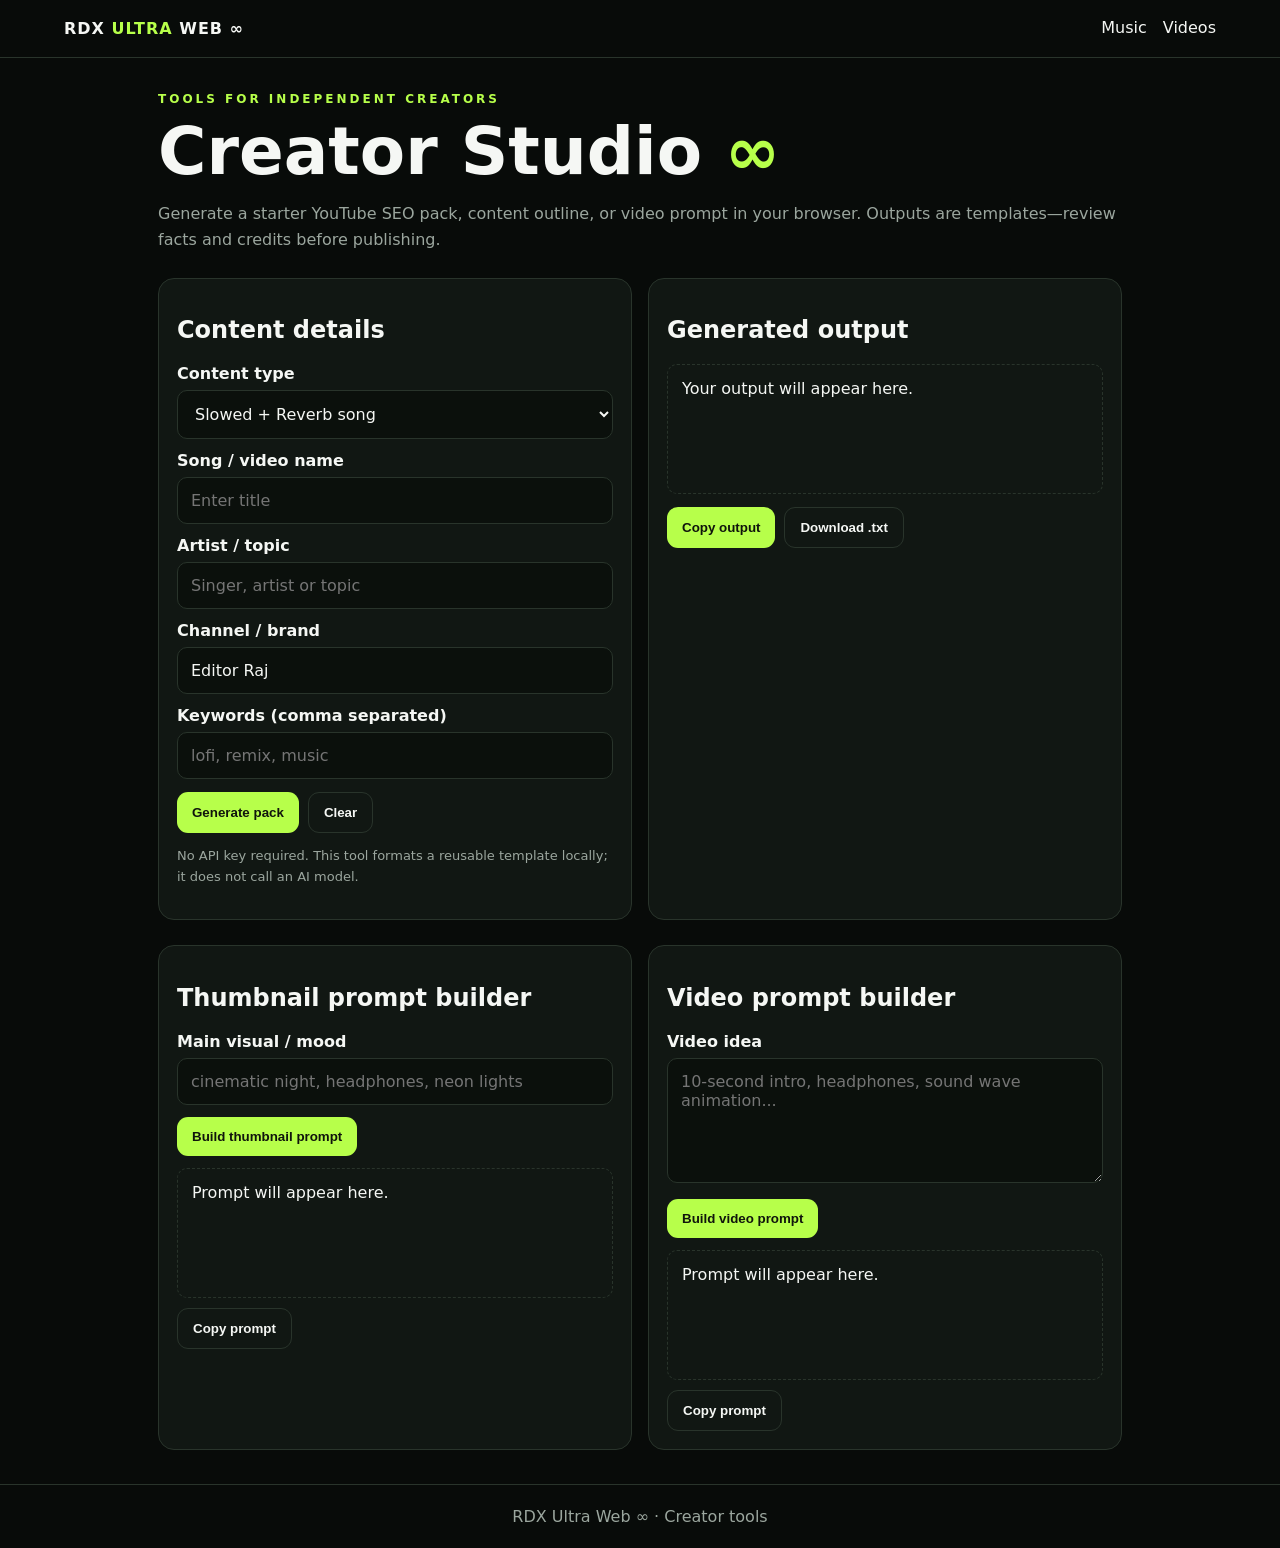
<file: creator-studio.html>
<!doctype html><html lang="en"><head><meta charset="utf-8"><meta name="viewport" content="width=device-width,initial-scale=1"><meta name="theme-color" content="#080b09"><meta name="description" content="Creator tools for titles, descriptions, hashtags and video prompts."><title>Creator Studio | RDX Ultra Web</title><style>
:root{color-scheme:dark;--bg:#080b09;--panel:#111713;--text:#f5f7f4;--muted:#9ba69e;--accent:#b7ff4a;--line:#29342b}*{box-sizing:border-box}body{margin:0;background:var(--bg);color:var(--text);font:16px system-ui,sans-serif}a{color:inherit;text-decoration:none}header{padding:18px 5%;display:flex;justify-content:space-between;align-items:center;gap:12px;border-bottom:1px solid var(--line);flex-wrap:wrap}.logo{font-weight:900;letter-spacing:1px}.logo span{color:var(--accent)}main{max-width:1000px;margin:auto;padding:34px 18px}.eyebrow{font-size:12px;letter-spacing:3px;color:var(--accent);font-weight:800}h1{font-size:clamp(38px,8vw,66px);line-height:1.02;margin:12px 0}p,.muted{color:var(--muted);line-height:1.6}.layout{display:grid;grid-template-columns:repeat(auto-fit,minmax(270px,1fr));gap:16px;margin-top:25px}.panel{padding:18px;border:1px solid var(--line);border-radius:16px;background:var(--panel)}label{display:block;font-weight:750;margin:12px 0 7px}input,select,textarea{width:100%;padding:13px;border:1px solid var(--line);border-radius:10px;background:#0b100c;color:var(--text);font:inherit}textarea{min-height:125px;resize:vertical}button{border:0;border-radius:11px;padding:12px 15px;background:var(--accent);color:#10150c;font-weight:850;cursor:pointer}.secondary{background:transparent;border:1px solid var(--line);color:var(--text)}.actions{display:flex;gap:9px;flex-wrap:wrap;margin-top:13px}.output{white-space:pre-wrap;overflow-wrap:anywhere;min-height:130px;padding:14px;border:1px dashed var(--line);border-radius:10px;color:var(--text)}.hint{font-size:13px;color:var(--muted)}footer{text-align:center;padding:22px;border-top:1px solid var(--line);color:var(--muted)}
</style></head><body><header><a class="logo" href="index.html">RDX <span>ULTRA</span> WEB ∞</a><nav><a href="music-universe.html">Music</a>　<a href="video-universe.html">Videos</a></nav></header><main><div class="eyebrow">TOOLS FOR INDEPENDENT CREATORS</div><h1>Creator Studio <span style="color:var(--accent)">∞</span></h1><p>Generate a starter YouTube SEO pack, content outline, or video prompt in your browser. Outputs are templates—review facts and credits before publishing.</p><div class="layout"><section class="panel"><h2>Content details</h2><label for="kind">Content type</label><select id="kind"><option>Slowed + Reverb song</option><option>DJ Remix</option><option>Official music video</option><option>Shorts / Reel</option><option>Creator tutorial</option></select><label for="song">Song / video name</label><input id="song" placeholder="Enter title"><label for="artist">Artist / topic</label><input id="artist" placeholder="Singer, artist or topic"><label for="brand">Channel / brand</label><input id="brand" value="Editor Raj"><label for="keywords">Keywords (comma separated)</label><input id="keywords" placeholder="lofi, remix, music"><div class="actions"><button id="generate">Generate pack</button><button class="secondary" id="clear">Clear</button></div><p class="hint">No API key required. This tool formats a reusable template locally; it does not call an AI model.</p></section><section class="panel"><h2>Generated output</h2><div id="output" class="output" aria-live="polite">Your output will appear here.</div><div class="actions"><button id="copy">Copy output</button><button class="secondary" id="download">Download .txt</button></div><p id="status" class="hint"></p></section></div><div class="layout"><section class="panel"><h2>Thumbnail prompt builder</h2><label for="thumb">Main visual / mood</label><input id="thumb" placeholder="cinematic night, headphones, neon lights"><button id="thumbBtn" style="margin-top:12px">Build thumbnail prompt</button><div id="thumbOut" class="output" style="margin-top:12px">Prompt will appear here.</div><button class="secondary" id="copyThumb" style="margin-top:10px">Copy prompt</button></section><section class="panel"><h2>Video prompt builder</h2><label for="video">Video idea</label><textarea id="video" placeholder="10-second intro, headphones, sound wave animation..."></textarea><button id="videoBtn" style="margin-top:12px">Build video prompt</button><div id="videoOut" class="output" style="margin-top:12px">Prompt will appear here.</div><button class="secondary" id="copyVideo" style="margin-top:10px">Copy prompt</button></section></div></main><footer>RDX Ultra Web ∞ · Creator tools</footer><script>
const $=s=>document.querySelector(s);const clean=s=>s.trim();function makePack(){const title=clean($('#song').value)||'Your Song / Video Title',artist=clean($('#artist').value)||'Add artist or topic',brand=clean($('#brand').value)||'Editor Raj',kind=$('#kind').value,kw=clean($('#keywords').value)||[title,artist,brand,kind,'music','video'].join(', ');return `RECOMMENDED TITLE\n${title} | ${kind} | ${brand}\n\nALTERNATIVE TITLES\n${title} - ${kind}\n${title} | ${artist}\n${title} | ${brand}\n${kind} | ${title}\n${title} - Official Audio / Edit (use only if accurate)\n${title} | New Release\n${title} | Music Experience\n\nDESCRIPTION TEMPLATE\n${title}\nArtist / Topic: ${artist}\nContent Type: ${kind}\nChannel: ${brand}\n\nListen with headphones for a better experience.\n\nCredits: Add verified original song, singer, composer, label and production credits before publishing.\nRights note: Publish only content you own or are authorized to use. This template does not grant music or video rights.\n\nKEYWORDS\n${kw}\n\nHASHTAGS\n#${brand.replace(/\s+/g,'')} #music #youtube #newmusic #remix #lofi #creator\n\nPINNED COMMENT\nWhich part did you like most? Share your thoughts below.\n\nREVIEW CHECKLIST\n- Verify all credits and rights.\n- Remove any inaccurate “official” claims.\n- Check title, spelling and links.`}$('#generate').onclick=()=>{$('#output').textContent=makePack();$('#status').textContent='Template generated in your browser.'};$('#clear').onclick=()=>{['song','artist','keywords'].forEach(id=>$('#'+id).value='');$('#output').textContent='Your output will appear here.';$('#status').textContent=''};async function copy(text){try{await navigator.clipboard.writeText(text);$('#status').textContent='Copied.'}catch{$('#status').textContent='Copy unavailable in this browser; select the text and copy manually.'}}$('#copy').onclick=()=>copy($('#output').textContent);$('#download').onclick=()=>{const a=document.createElement('a');a.href=URL.createObjectURL(new Blob([$('#output').textContent],{type:'text/plain;charset=utf-8'}));a.download='rdx-creator-pack.txt';a.click();URL.revokeObjectURL(a.href)};$('#thumbBtn').onclick=()=>$('#thumbOut').textContent=`Create a professional 16:9 YouTube thumbnail for ${clean($('#song').value)||'the selected track'}. Visual mood: ${clean($('#thumb').value)||'cinematic music atmosphere'}. High contrast, polished composition, clear focal subject, crisp readable title typography, premium lighting, no fake logos, no unrequested text, mobile-readable design.`;$('#videoBtn').onclick=()=>$('#videoOut').textContent=`Create a polished 16:9 creator video. Concept: ${clean($('#video').value)||'music intro with cinematic sound waves'}. Strong opening in the first second, smooth camera movement, intentional transitions, clean typography, consistent visual identity, crisp final frame. Duration and text must be checked before rendering.`;$('#copyThumb').onclick=()=>copy($('#thumbOut').textContent);$('#copyVideo').onclick=()=>copy($('#videoOut').textContent);
</script></body></html>
</file>
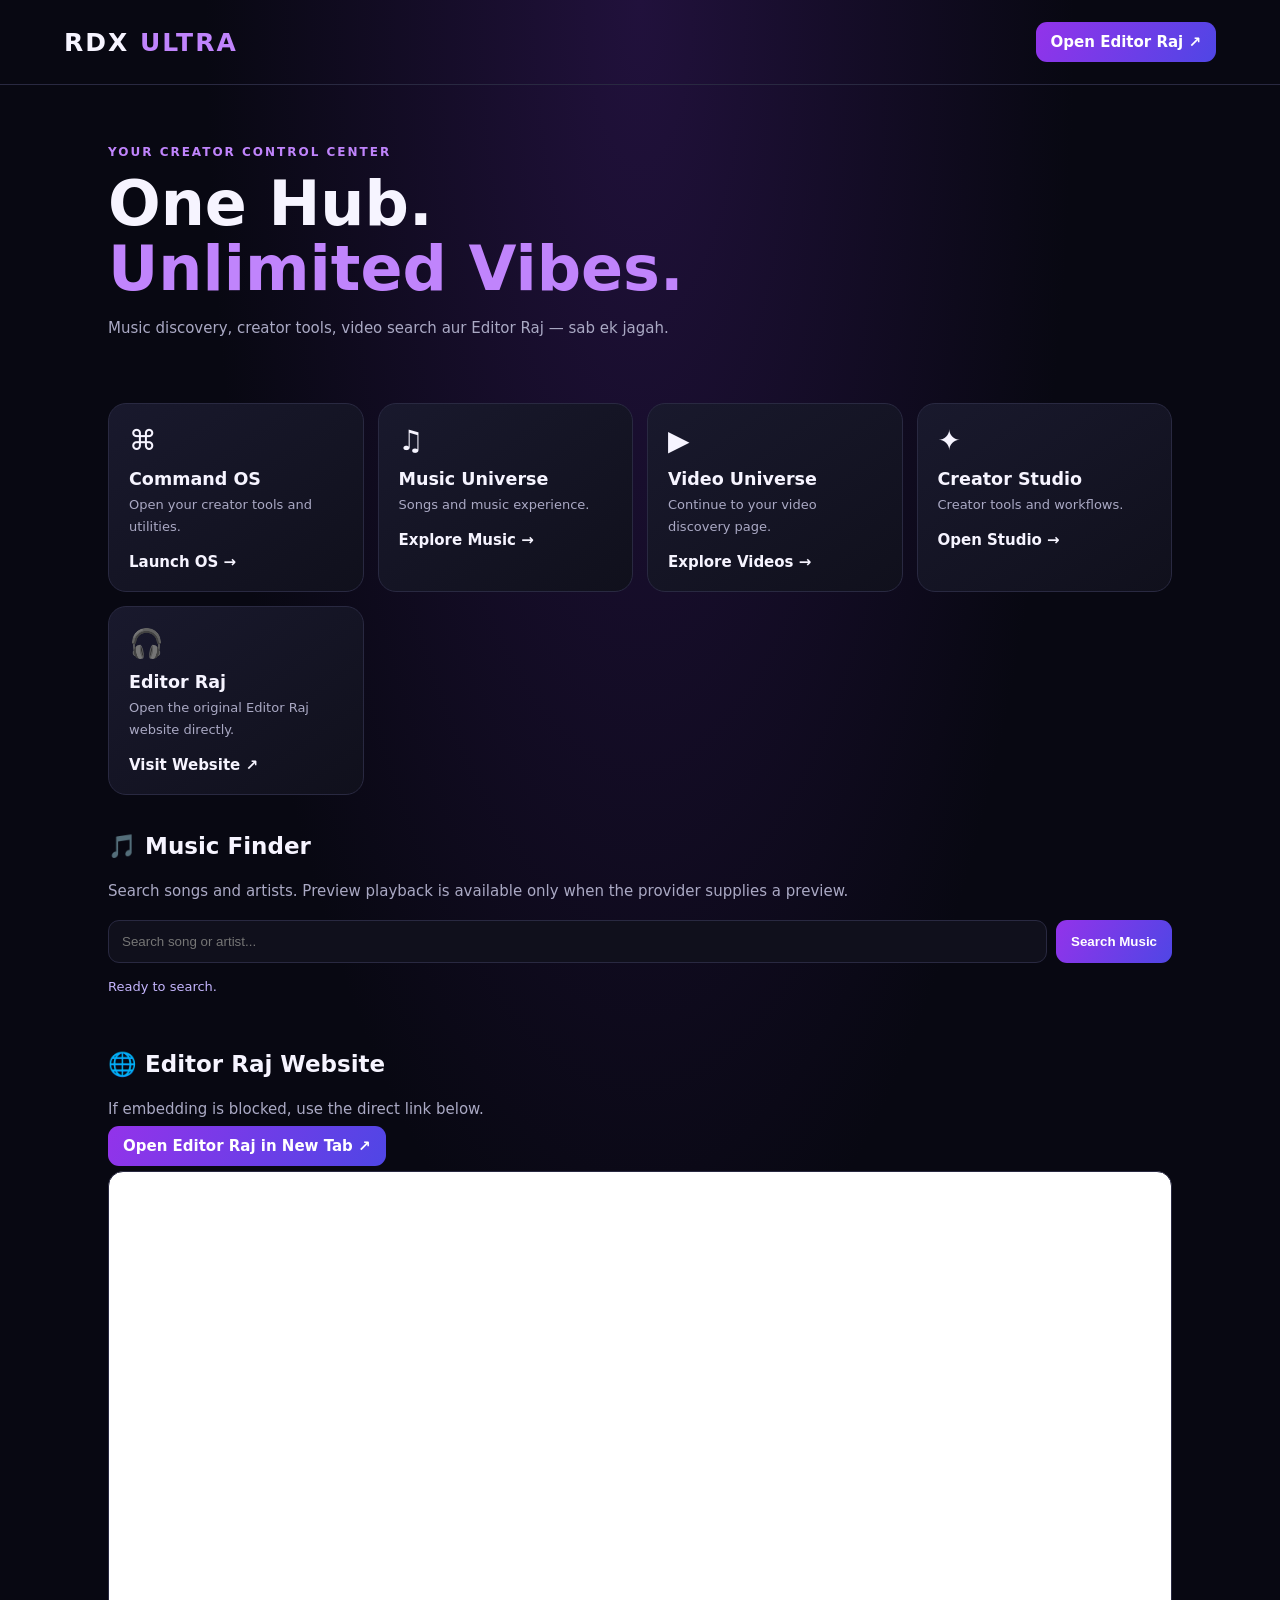
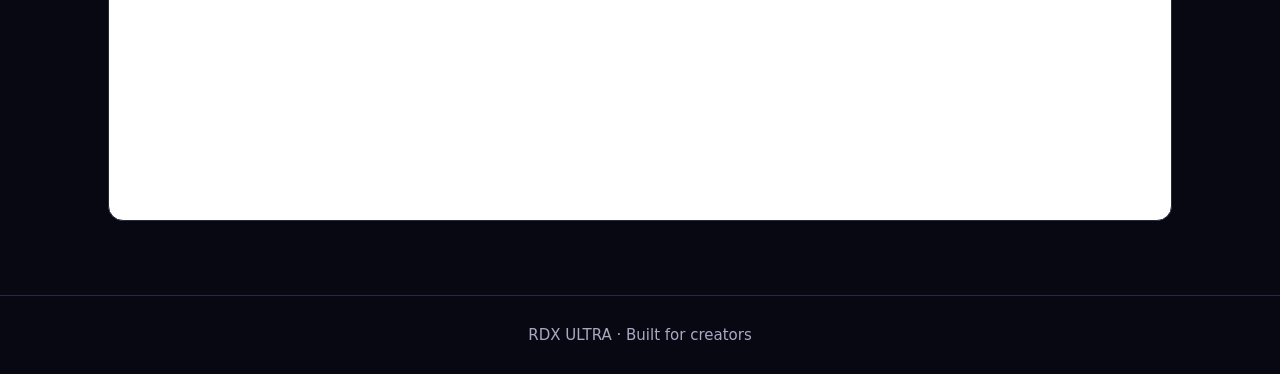
<file: editor-raj-hub.html>
<!doctype html>
<html lang="en">
<head>
<meta charset="utf-8"><meta name="viewport" content="width=device-width,initial-scale=1"><meta name="theme-color" content="#080812">
<title>RDX ULTRA | Editor Raj Hub</title>
<style>
:root{color-scheme:dark;--bg:#080812;--panel:#131323;--line:#292941;--text:#f6f4ff;--muted:#aaa9c4;--accent:#a855f7}*{box-sizing:border-box}body{margin:0;background:radial-gradient(ellipse at top,#21113c 0,transparent 48%),var(--bg);color:var(--text);font:15px system-ui,Arial,sans-serif}header{padding:22px 5%;border-bottom:1px solid var(--line);display:flex;justify-content:space-between;align-items:center;gap:15px;flex-wrap:wrap}.logo{font-size:25px;font-weight:900;letter-spacing:2px}.logo span{color:#c084fc}a{color:inherit;text-decoration:none}button,.btn{background:linear-gradient(120deg,#9333ea,#4f46e5);color:white;border:0;padding:11px 15px;border-radius:11px;cursor:pointer;font-weight:700}main{max-width:1100px;margin:auto;padding:30px 18px}.hero{padding:30px 0 22px}.tag{color:#c084fc;font-weight:800;letter-spacing:2px;font-size:12px}h1{font-size:clamp(35px,7vw,62px);line-height:1.05;margin:12px 0}p{color:var(--muted);line-height:1.7}.grid{display:grid;grid-template-columns:repeat(auto-fit,minmax(220px,1fr));gap:14px;margin:24px 0}.card{display:block;background:linear-gradient(145deg,#19192d,#10101c);border:1px solid var(--line);border-radius:18px;padding:20px;transition:.2s}.card:hover{border-color:#a855f7;transform:translateY(-3px)}.icon{font-size:28px}.card h3{margin:12px 0 5px}.card p{font-size:13px;margin:5px 0 15px}.section{margin-top:38px}.section h2{font-size:23px}.search{display:flex;gap:9px;flex-wrap:wrap}input{min-width:0;flex:1;background:#10101c;border:1px solid var(--line);border-radius:11px;padding:13px;color:white;outline:none}input:focus{border-color:var(--accent)}.results{display:grid;grid-template-columns:repeat(auto-fit,minmax(220px,1fr));gap:12px;margin-top:15px}.track{background:var(--panel);padding:14px;border:1px solid var(--line);border-radius:14px}.track img{width:100%;border-radius:10px;aspect-ratio:1;object-fit:cover}.track button{margin-top:8px}#status{color:#c4b5fd;font-size:13px}iframe{width:100%;height:650px;border:1px solid var(--line);border-radius:15px;background:#fff}footer{text-align:center;color:var(--muted);padding:30px 15px;border-top:1px solid var(--line);margin-top:40px}
</style></head><body>
<header><a class="logo" href="index.html">RDX <span>ULTRA</span></a><a class="btn" href="https://rdx-raj.github.io/theeditorraj/" target="_blank" rel="noopener">Open Editor Raj ↗</a></header>
<main><section class="hero"><div class="tag">YOUR CREATOR CONTROL CENTER</div><h1>One Hub.<br><span style="color:#c084fc">Unlimited Vibes.</span></h1><p>Music discovery, creator tools, video search aur Editor Raj — sab ek jagah.</p></section>
<section class="grid"><a class="card" href="command-os.html"><div class="icon">⌘</div><h3>Command OS</h3><p>Open your creator tools and utilities.</p><b>Launch OS →</b></a><a class="card" href="music-universe.html"><div class="icon">♫</div><h3>Music Universe</h3><p>Songs and music experience.</p><b>Explore Music →</b></a><a class="card" href="video-universe.html"><div class="icon">▶</div><h3>Video Universe</h3><p>Continue to your video discovery page.</p><b>Explore Videos →</b></a><a class="card" href="creator-studio.html"><div class="icon">✦</div><h3>Creator Studio</h3><p>Creator tools and workflows.</p><b>Open Studio →</b></a><a class="card" href="https://rdx-raj.github.io/theeditorraj/" target="_blank" rel="noopener"><div class="icon">🎧</div><h3>Editor Raj</h3><p>Open the original Editor Raj website directly.</p><b>Visit Website ↗</b></a></section>
<section class="section"><h2>🎵 Music Finder</h2><p>Search songs and artists. Preview playback is available only when the provider supplies a preview.</p><form id="searchForm" class="search"><input id="query" placeholder="Search song or artist..." required><button type="submit">Search Music</button></form><p id="status" role="status">Ready to search.</p><div id="results" class="results"></div><audio id="player" controls style="width:100%;margin-top:15px;display:none"></audio></section>
<section class="section"><h2>🌐 Editor Raj Website</h2><p>If embedding is blocked, use the direct link below.</p><a class="btn" href="https://rdx-raj.github.io/theeditorraj/" target="_blank" rel="noopener">Open Editor Raj in New Tab ↗</a><div style="margin-top:16px"><iframe src="https://rdx-raj.github.io/theeditorraj/" title="Editor Raj website" loading="lazy" referrerpolicy="strict-origin-when-cross-origin"></iframe></div></section></main><footer>RDX ULTRA · Built for creators</footer>
<script>const form=document.getElementById('searchForm'),query=document.getElementById('query'),results=document.getElementById('results'),status=document.getElementById('status'),player=document.getElementById('player');form.addEventListener('submit',async e=>{e.preventDefault();const term=query.value.trim();if(!term)return;results.replaceChildren();player.pause();player.removeAttribute('src');player.style.display='none';status.textContent='Searching music…';try{const response=await fetch('https://itunes.apple.com/search?term='+encodeURIComponent(term)+'&entity=song&limit=18');if(!response.ok)throw Error();const data=await response.json();if(!data.results.length){status.textContent='No songs found. Try another search.';return}status.textContent='Found '+data.results.length+' results.';data.results.forEach(song=>{const card=document.createElement('article');card.className='track';const img=document.createElement('img');img.loading='lazy';img.src=song.artworkUrl100||'';img.alt='Album cover';const title=document.createElement('h3');title.textContent=song.trackName||'Unknown song';const artist=document.createElement('p');artist.textContent=song.artistName||'Unknown artist';card.append(img,title,artist);if(song.previewUrl){const play=document.createElement('button');play.textContent='▶ Play Preview';play.addEventListener('click',()=>{player.src=song.previewUrl;player.style.display='block';player.play().catch(()=>status.textContent='Tap play on the audio player to listen.')});card.append(play)}else{const note=document.createElement('p');note.textContent='Preview unavailable';card.append(note)}results.append(card)})}catch(err){status.textContent='Music search could not connect. Check your internet and try again.'}});</script>
</body></html>
</file>
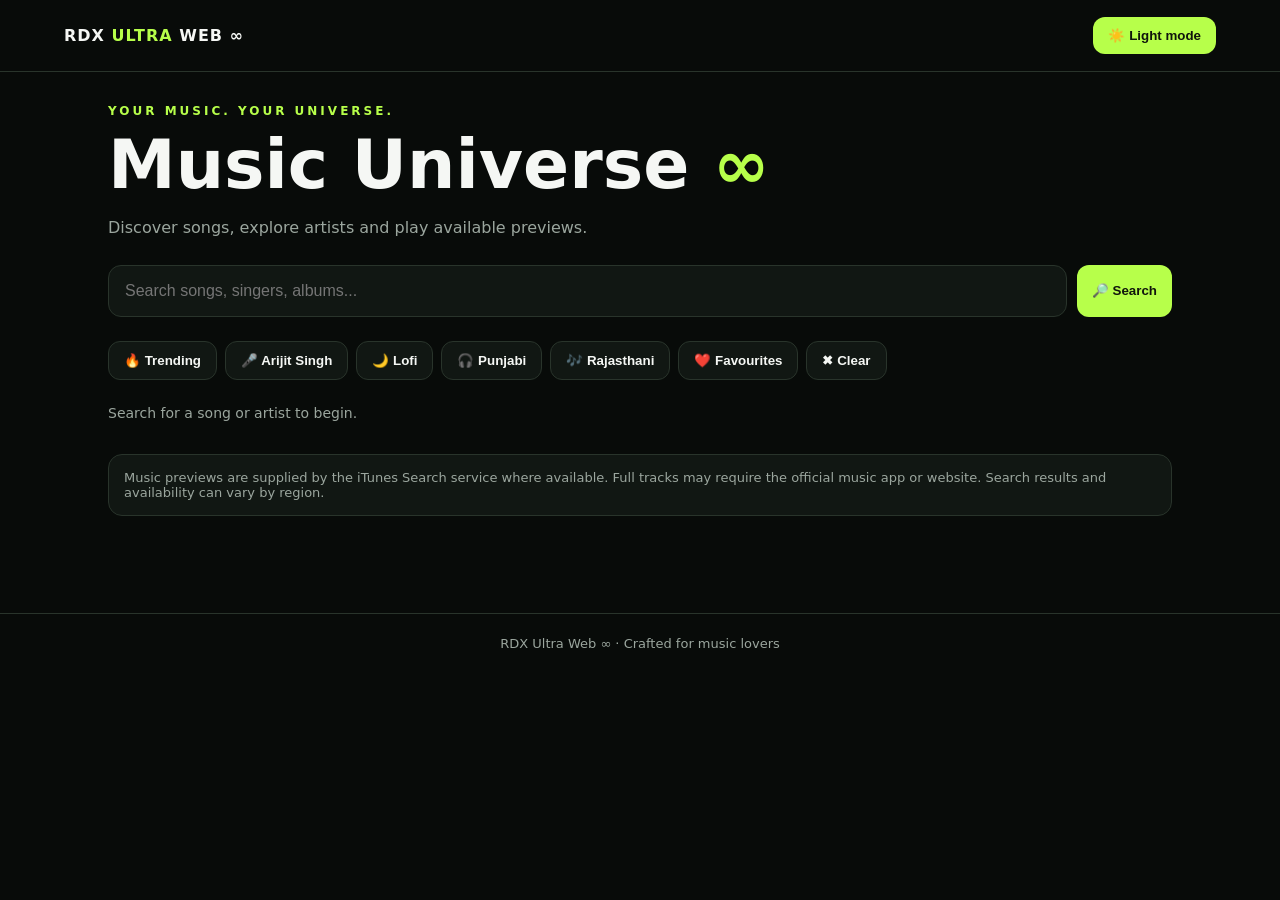
<file: music-universe.html>
<!DOCTYPE html>
<html lang="en">
<head>
<meta charset="UTF-8">
<meta name="viewport" content="width=device-width, initial-scale=1">
<meta name="theme-color" content="#080b09">
<title>Music Universe ∞ | RDX Ultra Web</title>
<style>
:root{color-scheme:dark;--bg:#080b09;--panel:#111713;--text:#f5f7f4;--muted:#9ba69e;--green:#b7ff4a;--line:#29342b}
.light{color-scheme:light;--bg:#f3f7f0;--panel:#fff;--text:#172016;--muted:#657164;--green:#477d00;--line:#dce5d8}
*{box-sizing:border-box}
body{margin:0;background:var(--bg);color:var(--text);font-family:system-ui,-apple-system,sans-serif;transition:.2s}
header{padding:17px 5%;border-bottom:1px solid var(--line);display:flex;justify-content:space-between;align-items:center;gap:12px;flex-wrap:wrap}
.logo{font-weight:900;letter-spacing:1px}.logo span{color:var(--green)}
button,a{cursor:pointer}button{background:var(--green);color:#10150c;border:0;border-radius:12px;padding:11px 15px;font-weight:800}
a{color:inherit;text-decoration:none}
.wrap{max-width:1100px;margin:auto;padding:32px 18px}
.eyebrow{color:var(--green);font-weight:800;letter-spacing:3px;font-size:12px}
h1{font-size:clamp(36px,8vw,68px);line-height:1.02;margin:12px 0}
p{color:var(--muted);line-height:1.6}
.search{display:flex;gap:10px;margin:24px 0}
input{min-width:0;flex:1;padding:16px;border-radius:13px;border:1px solid var(--line);background:var(--panel);color:var(--text);font-size:16px}
.chips{display:flex;gap:8px;flex-wrap:wrap;margin:15px 0 25px}
.chips button{background:var(--panel);color:var(--text);border:1px solid var(--line)}
.chips button:hover{border-color:var(--green)}
.status{font-size:14px;color:var(--muted);min-height:24px}
.grid{display:grid;grid-template-columns:repeat(auto-fill,minmax(210px,1fr));gap:16px}
.card{background:var(--panel);border:1px solid var(--line);border-radius:17px;overflow:hidden}
.art{width:100%;aspect-ratio:1;object-fit:cover;background:#202820}
.info{padding:13px}.song{font-weight:800;white-space:nowrap;overflow:hidden;text-overflow:ellipsis}
.artist{font-size:13px;color:var(--muted);margin:5px 0 13px;white-space:nowrap;overflow:hidden;text-overflow:ellipsis}
.actions{display:flex;gap:7px;flex-wrap:wrap}.actions button{padding:9px 11px;font-size:12px}
.actions .secondary{background:transparent;color:var(--text);border:1px solid var(--line)}
audio{width:100%;height:34px;margin-top:12px}
footer{border-top:1px solid var(--line);padding:22px;text-align:center;color:var(--muted);font-size:13px;margin-top:40px}
.note{border:1px solid var(--line);border-radius:14px;padding:15px;margin:25px 0;background:var(--panel);font-size:13px;color:var(--muted)}
@media(max-width:480px){.search{flex-direction:column}.search button{width:100%}.wrap{padding-top:25px}}
</style>
</head>
<body>
<header>
<a class="logo" href="index.html">RDX <span>ULTRA</span> WEB ∞</a>
<button id="theme" type="button">☀️ Light mode</button>
</header>
<main class="wrap">
<div class="eyebrow">YOUR MUSIC. YOUR UNIVERSE.</div>
<h1>Music Universe <span style="color:var(--green)">∞</span></h1>
<p>Discover songs, explore artists and play available previews.</p>
<form class="search" id="searchForm">
<input id="query" placeholder="Search songs, singers, albums..." aria-label="Search music" required>
<button type="submit">🔎 Search</button>
</form>
<div class="chips">
<button data-q="trending hits">🔥 Trending</button>
<button data-q="Arijit Singh">🎤 Arijit Singh</button>
<button data-q="lofi slowed reverb">🌙 Lofi</button>
<button data-q="Punjabi hits">🎧 Punjabi</button>
<button data-q="Rajasthani songs">🎶 Rajasthani</button>
<button id="favs">❤️ Favourites</button>
<button id="clear">✖ Clear</button>
</div>
<div class="status" id="status" role="status">Search for a song or artist to begin.</div>
<section class="grid" id="results" aria-live="polite"></section>
<div class="note">Music previews are supplied by the iTunes Search service where available. Full tracks may require the official music app or website. Search results and availability can vary by region.</div>
</main>
<footer>RDX Ultra Web ∞ · Crafted for music lovers</footer>
<script>
const $=s=>document.querySelector(s);
const status=$('#status'), results=$('#results');
let tracks=[], showingFavs=false;
const getFavs=()=>{try{return JSON.parse(localStorage.getItem('rdxMusicFavs')||'[]')}catch{return []}};
const saveFavs=x=>localStorage.setItem('rdxMusicFavs',JSON.stringify(x));
function esc(s){return String(s??'').replace(/[&<>"']/g,c=>({'&':'&amp;','<':'&lt;','>':'&gt;','"':'&quot;',"'":'&#39;'}[c]))}
function render(items){
 results.innerHTML='';
 if(!items.length){status.textContent='No songs found here. Try another search.';return}
 status.textContent=items.length+' results';
 for(const t of items){
  const fav=getFavs().some(x=>x.trackId===t.trackId);
  const card=document.createElement('article');card.className='card';
  card.innerHTML=`<img class="art" loading="lazy" src="${esc(t.artworkUrl100||'')}" alt="Album artwork">
  <div class="info"><div class="song" title="${esc(t.trackName)}">${esc(t.trackName||'Unknown song')}</div>
  <div class="artist">${esc(t.artistName||'Unknown artist')} · ${esc(t.collectionName||'Single')}</div>
  <div class="actions">
  ${t.previewUrl?'<button data-play>▶ Preview</button>':''}
  <button class="secondary" data-yt>▶ YouTube</button>
  <button class="secondary" data-fav>${fav?'♥ Saved':'♡ Save'}</button>
  </div><div data-audio></div></div>`;
  if(!t.previewUrl)card.querySelector('[data-play]')?.remove();
  card.querySelector('[data-yt]').onclick=()=>window.open('https://www.youtube.com/results?search_query='+encodeURIComponent(t.trackName+' '+t.artistName),'_blank','noopener');
  card.querySelector('[data-fav]').onclick=()=>{
   let f=getFavs();const i=f.findIndex(x=>x.trackId===t.trackId);
   if(i>=0)f.splice(i,1);else f.push(t);
   saveFavs(f);card.querySelector('[data-fav]').textContent=i>=0?'♡ Save':'♥ Saved';
   if(showingFavs)render(getFavs());
  };
  const play=card.querySelector('[data-play]');
  if(play)play.onclick=()=>{
   document.querySelectorAll('audio').forEach(a=>a.pause());
   const box=card.querySelector('[data-audio]');
   if(!box.querySelector('audio'))box.innerHTML=`<audio controls autoplay src="${esc(t.previewUrl)}"></audio>`;
   else{const a=box.querySelector('audio');a.play().catch(()=>{});}
  };
  results.appendChild(card);
 }
}
async function search(q){
 if(!q.trim())return;
 showingFavs=false;status.textContent='Searching music…';results.innerHTML='';
 try{
  const url='https://itunes.apple.com/search?term='+encodeURIComponent(q)+'&entity=song&limit=30';
  const r=await fetch(url);if(!r.ok)throw Error('Search service unavailable');
  const data=await r.json();tracks=data.results||[];render(tracks);
  if(!tracks.length)status.textContent='No results. Try a different song or artist.';
 }catch(e){status.textContent='Could not load results. Check your internet and try again.'}
}
$('#searchForm').addEventListener('submit',e=>{e.preventDefault();search($('#query').value)});
document.querySelectorAll('[data-q]').forEach(b=>b.onclick=()=>{$('#query').value=b.dataset.q;search(b.dataset.q)});
$('#favs').onclick=()=>{showingFavs=true;render(getFavs())};
$('#clear').onclick=()=>{results.innerHTML='';status.textContent='Search for a song or artist to begin.';$('#query').value='';showingFavs=false};
$('#theme').onclick=()=>{document.body.classList.toggle('light');$('#theme').textContent=document.body.classList.contains('light')?'🌙 Dark mode':'☀️ Light mode';localStorage.setItem('rdxMusicTheme',document.body.classList.contains('light')?'light':'dark')};
if(localStorage.getItem('rdxMusicTheme')==='light'){document.body.classList.add('light');$('#theme').textContent='🌙 Dark mode'}
</script>
</body>
</html>
</file>
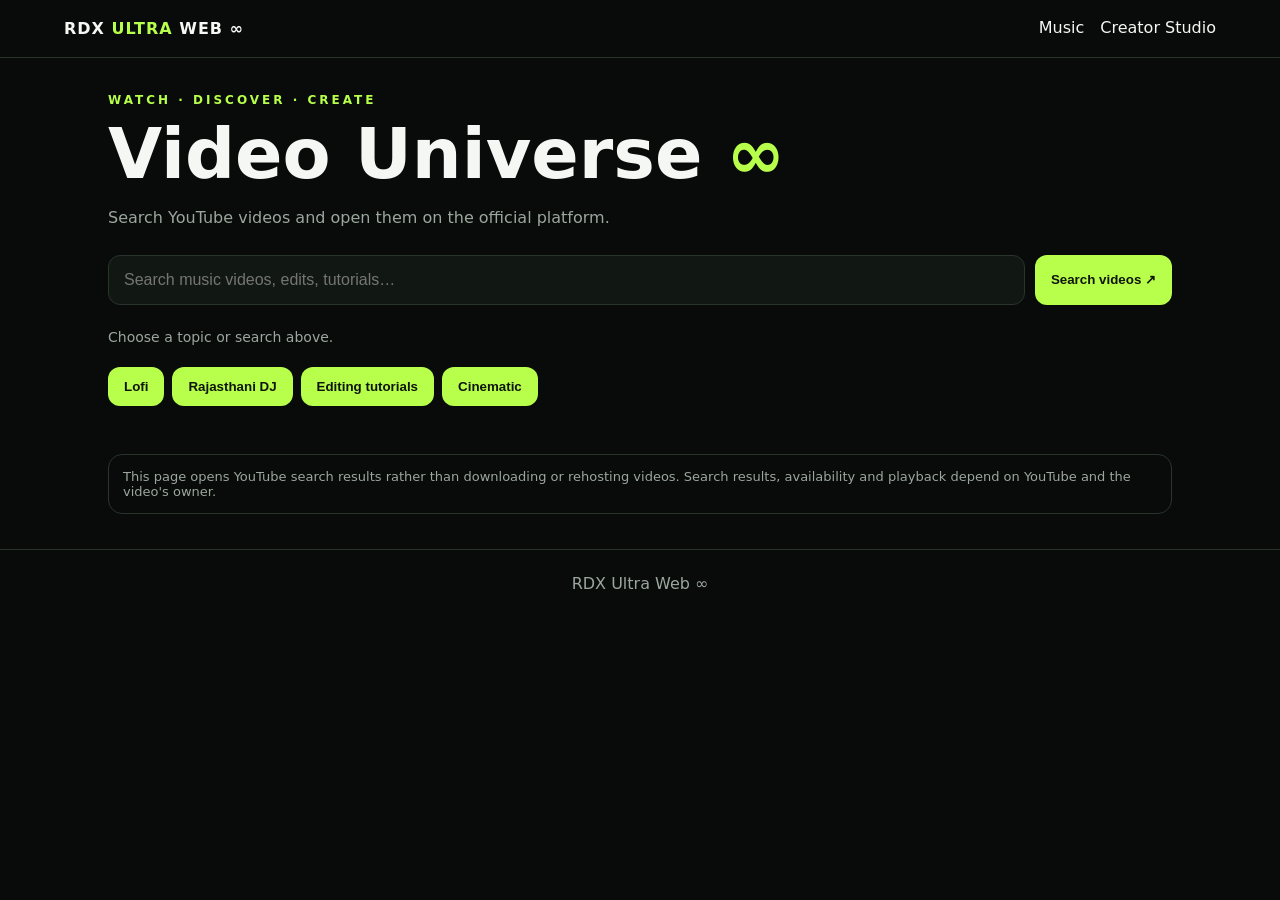
<file: video-universe.html>
<!doctype html><html lang="en"><head><meta charset="utf-8"><meta name="viewport" content="width=device-width,initial-scale=1"><meta name="theme-color" content="#080b09"><meta name="description" content="Explore videos and creator stories on RDX Ultra Web."><title>Video Universe | RDX Ultra Web</title><style>
:root{color-scheme:dark;--bg:#080b09;--panel:#111713;--text:#f5f7f4;--muted:#9ba69e;--accent:#b7ff4a;--line:#29342b}*{box-sizing:border-box}body{margin:0;background:var(--bg);color:var(--text);font:16px system-ui,sans-serif}a{color:inherit;text-decoration:none}header{padding:18px 5%;display:flex;justify-content:space-between;align-items:center;gap:12px;border-bottom:1px solid var(--line);flex-wrap:wrap}.logo{font-weight:900;letter-spacing:1px}.logo span{color:var(--accent)}.wrap{max-width:1100px;margin:auto;padding:35px 18px}.eyebrow{font-size:12px;letter-spacing:3px;font-weight:800;color:var(--accent)}h1{font-size:clamp(38px,8vw,70px);line-height:1;margin:12px 0}p,.muted{color:var(--muted);line-height:1.6}.search{display:flex;gap:10px;margin:24px 0}.search input{flex:1;min-width:0;padding:15px;background:var(--panel);border:1px solid var(--line);border-radius:12px;color:var(--text);font-size:16px}button{border:0;border-radius:12px;padding:12px 16px;background:var(--accent);color:#10150c;font-weight:800;cursor:pointer}.grid{display:grid;grid-template-columns:repeat(auto-fit,minmax(230px,1fr));gap:16px}.card{background:var(--panel);border:1px solid var(--line);border-radius:16px;overflow:hidden}.thumb{width:100%;aspect-ratio:16/9;object-fit:cover;background:#182019}.info{padding:14px}.title{font-weight:800}.row{display:flex;gap:8px;flex-wrap:wrap;margin-top:12px}.secondary{background:transparent;border:1px solid var(--line);color:var(--text)}.status{min-height:24px;color:var(--muted);font-size:14px}.note{border:1px solid var(--line);border-radius:14px;padding:14px;color:var(--muted);font-size:13px;margin-top:24px}footer{text-align:center;padding:24px;border-top:1px solid var(--line);color:var(--muted)}@media(max-width:480px){.search{flex-direction:column}}
</style></head><body><header><a class="logo" href="index.html">RDX <span>ULTRA</span> WEB ∞</a><nav><a href="music-universe.html">Music</a>　<a href="creator-studio.html">Creator Studio</a></nav></header><main class="wrap"><div class="eyebrow">WATCH · DISCOVER · CREATE</div><h1>Video Universe <span style="color:var(--accent)">∞</span></h1><p>Search YouTube videos and open them on the official platform.</p><form id="form" class="search"><input id="q" required placeholder="Search music videos, edits, tutorials…" aria-label="Search videos"><button>Search videos ↗</button></form><div id="status" class="status">Choose a topic or search above.</div><div class="row" style="margin:14px 0 24px"><button data-q="lofi slowed reverb">Lofi</button><button data-q="Rajasthani DJ remix">Rajasthani DJ</button><button data-q="video editing tutorial">Editing tutorials</button><button data-q="cinematic music video">Cinematic</button></div><section id="grid" class="grid"></section><div class="note">This page opens YouTube search results rather than downloading or rehosting videos. Search results, availability and playback depend on YouTube and the video's owner.</div></main><footer>RDX Ultra Web ∞</footer><script>const $=s=>document.querySelector(s);function go(q){q=q.trim();if(!q)return;$('#status').textContent='Opening official YouTube search…';$('#grid').innerHTML='';const url='https://www.youtube.com/results?search_query='+encodeURIComponent(q);const card=document.createElement('article');card.className='card';card.innerHTML='<div class="info"><div class="title">Search YouTube for: '+q.replace(/[&<>"']/g,c=>({'&':'&amp;','<':'&lt;','>':'&gt;','"':'&quot;',"'":'&#39;'}[c]))+'</div><p>Browse current results on YouTube.</p><a class="row" href="'+url+'" target="_blank" rel="noopener"><button>Open YouTube ↗</button></a></div>';$('#grid').append(card);$('#status').textContent='Your search is ready.'}$('#form').onsubmit=e=>{e.preventDefault();go($('#q').value)};document.querySelectorAll('[data-q]').forEach(b=>b.onclick=()=>{$('#q').value=b.dataset.q;go(b.dataset.q)});</script></body></html>
</file>
